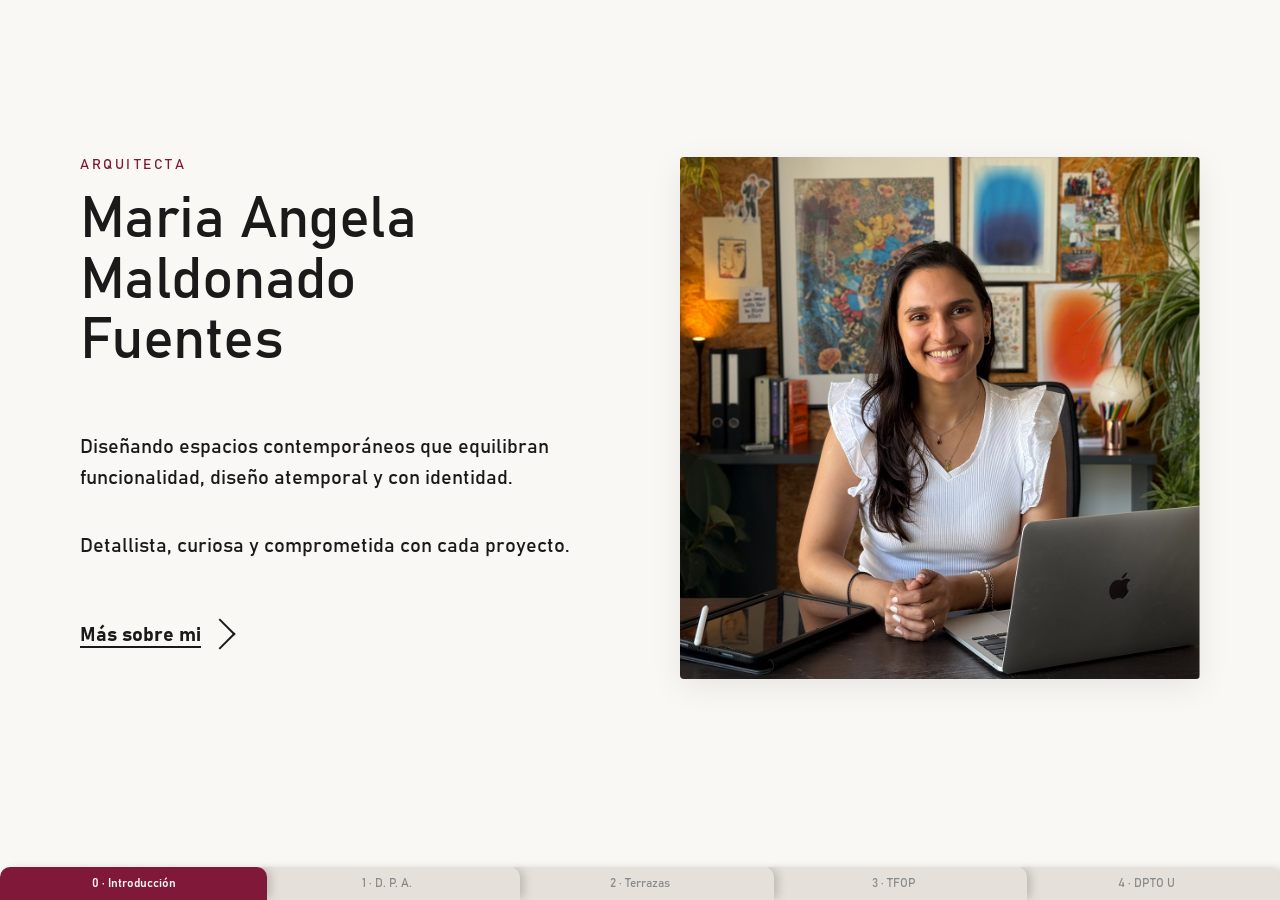
<file: index.html>
<!DOCTYPE html>
<html lang="es">
<head>
<meta charset="UTF-8">
<meta name="viewport" content="width=device-width, initial-scale=1.0">
<title>Maria Angela Maldonado Fuentes — Portafolio</title>
<meta name="description" content="Portafolio de arquitectura — diseño, restauración y gestión integral de obra.">
<link rel="stylesheet" href="assets/css/styles.css">
</head>
<body>

<main class="h-scroll" id="hScroll">

  <!-- ===== 0 · Introducción ===== -->
  <section class="h-panel" id="panel-0">
    <div class="panel-inner">
      <div class="p-title">
        <p class="eyebrow">Arquitecta</p>
        <h1 class="h-display" style="font-size:clamp(36px,4.5vw,60px)">Maria Angela<br>Maldonado<br>Fuentes</h1>
      </div>
      <div class="p-image">
        <img src="images/hero-maria-angela.jpg" alt="Maria Angela Maldonado Fuentes"
             onerror="this.style.display='none';this.parentNode.innerHTML='<div class=image-placeholder style=width:100%;aspect-ratio:1/1;border-radius:4px>FOTO PERSONAL<br/>(images/hero-maria-angela.jpg)</div>'">
      </div>
      <div class="p-body">
        <p class="lead">
          Diseñando espacios contemporáneos que equilibran funcionalidad,
          diseño atemporal y con identidad.
        </p>
        <p class="lead" style="margin-top:36px">
          Detallista, curiosa y comprometida con cada proyecto.
        </p>
      </div>
      <div class="p-cta">
        <a href="about.html" class="cta-link">
          Más sobre mi <span class="arrow"></span>
        </a>
      </div>
    </div>
  </section>

  <!-- ===== 1 · D. P. A. ===== -->
  <section class="h-panel" id="panel-1">
    <div class="panel-inner">
      <div class="p-title">
        <p class="eyebrow">01 · Tesis de titulación</p>
        <h2 class="h-section">D. P. A.</h2>
      </div>
      <div class="p-image">
        <img src="images/dpa-cover.jpg" alt="D.P.A. — Desembarcadero Pesquero Artesanal de Ilo"
             onerror="this.style.display='none';this.parentNode.innerHTML='<div class=image-placeholder style=width:100%;aspect-ratio:1/1;border-radius:4px>D.P.A. — IMAGEN PRINCIPAL<br/>(images/dpa-cover.jpg)</div>'">
      </div>
      <div class="p-body">
        <p class="meta">Reestructuración del Desembarcadero Pesquero Artesanal de Ilo<br>
          Ilo, Perú · 2020 — 2022</p>
        <p class="body-text" style="margin-top:12px">
          Propuesta de reestructuración de un puerto pesquero clave en el sur del Perú,
          integrando ciudad, borde costero y comunidad desde una visión contemporánea y
          sostenible.
        </p>
      </div>
      <div class="p-cta">
        <a href="projects/dpa.html" class="cta-link">
          Ver proyecto <span class="arrow"></span>
        </a>
      </div>
    </div>
  </section>

  <!-- ===== 2 · Terrazas (Portillo + Terraza Manrique combinados) ===== -->
  <section class="h-panel" id="panel-2">
    <div class="panel-inner">
      <div class="p-title">
        <p class="eyebrow">02 · Proyecto residencial</p>
        <h2 class="h-section">Terrazas</h2>
      </div>
      <div class="p-image">
        <img src="images/terrazas-cover.jpg" alt="Terrazas — proyectos residenciales"
             onerror="this.style.display='none';this.parentNode.innerHTML='<div class=image-placeholder style=width:100%;aspect-ratio:1/1;border-radius:4px>TERRAZAS<br/>(images/terrazas-cover.jpg)</div>'">
      </div>
      <div class="p-body">
        <p class="meta">Terraza · Zona de parrilla · Área social<br>
          MPW Arquitectura · 2021 — 2022</p>
        <p class="body-text" style="margin-top:12px">
          Desarrollo de proyectos residenciales unifamiliares enfocados en la
          transformación de espacios exteriores, especialmente terrazas y áreas
          sociales, integrando diseño, iluminación y paisaje para potenciar la
          experiencia de habitar.
        </p>
      </div>
      <div class="p-cta">
        <a href="projects/terrazas.html" class="cta-link">
          Ver proyecto <span class="arrow"></span>
        </a>
      </div>
    </div>
  </section>

  <!-- ===== 3 · TFOP ===== -->
  <section class="h-panel" id="panel-3">
    <div class="panel-inner">
      <div class="p-title">
        <p class="eyebrow">03 · Proyecto retail</p>
        <h2 class="h-section">TFOP</h2>
      </div>
      <div class="p-image">
        <img src="images/tfop-render-01.jpg" alt="TFOP — The Friend of Pablo"
             onerror="this.style.display='none';this.parentNode.innerHTML='<div class=image-placeholder style=width:100%;aspect-ratio:1/1;border-radius:4px>TFOP — IMAGEN PRINCIPAL<br/>(images/tfop-render-01.jpg)</div>'">
      </div>
      <div class="p-body">
        <p class="meta">The Friend of Pablo · Showroom + Consultorio<br>
          MPW Arquitectura · Octubre 2020</p>
        <p class="body-text" style="margin-top:12px">
          Diseño e implementación de una tienda comercial de 31.90 m², que integra
          área de ventas, consultorio y almacén dentro de una planta no ortogonal,
          optimizando la funcionalidad, la circulación y la experiencia del usuario.
        </p>
      </div>
      <div class="p-cta">
        <a href="projects/tfop.html" class="cta-link">
          Ver proyecto <span class="arrow"></span>
        </a>
      </div>
    </div>
  </section>

  <!-- ===== 4 · DPTO U ===== -->
  <section class="h-panel" id="panel-4">
    <div class="panel-inner">
      <div class="p-title">
        <p class="eyebrow">04 · Proyecto residencial</p>
        <h2 class="h-section">DPTO U</h2>
      </div>
      <div class="p-image">
        <img src="images/dpto-u-render-01.jpg" alt="DPTO U — Departamento residencial"
             onerror="this.style.display='none';this.parentNode.innerHTML='<div class=image-placeholder style=width:100%;aspect-ratio:1/1;border-radius:4px>DPTO U — IMAGEN PRINCIPAL<br/>(images/dpto-u-render-01.jpg)</div>'">
      </div>
      <div class="p-body">
        <p class="meta">Departamento U · Sala + Cocina + Dormitorio + Baño<br>
          AM Studio · Enero — Julio 2022</p>
        <p class="body-text" style="margin-top:12px">
          Proyecto de remodelación integral de departamento unifamiliar, con
          redistribución y renovación completa orientada a modernizar la vivienda y
          optimizar su funcionalidad y habitabilidad.
        </p>
      </div>
      <div class="p-cta">
        <a href="projects/dpto-u.html" class="cta-link">
          Ver proyecto <span class="arrow"></span>
        </a>
      </div>
    </div>
  </section>

</main>

<!-- ===== Bottom tabs (desktop only) ===== -->
<nav class="tabs" aria-label="Secciones">
  <button class="tab active" data-index="0">0 · Introducción</button>
  <button class="tab"        data-index="1">1 · D. P. A.</button>
  <button class="tab"        data-index="2">2 · Terrazas</button>
  <button class="tab"        data-index="3">3 · TFOP</button>
  <button class="tab"        data-index="4">4 · DPTO U</button>
</nav>

<script src="assets/js/home.js"></script>
</body>
</html>
</file>
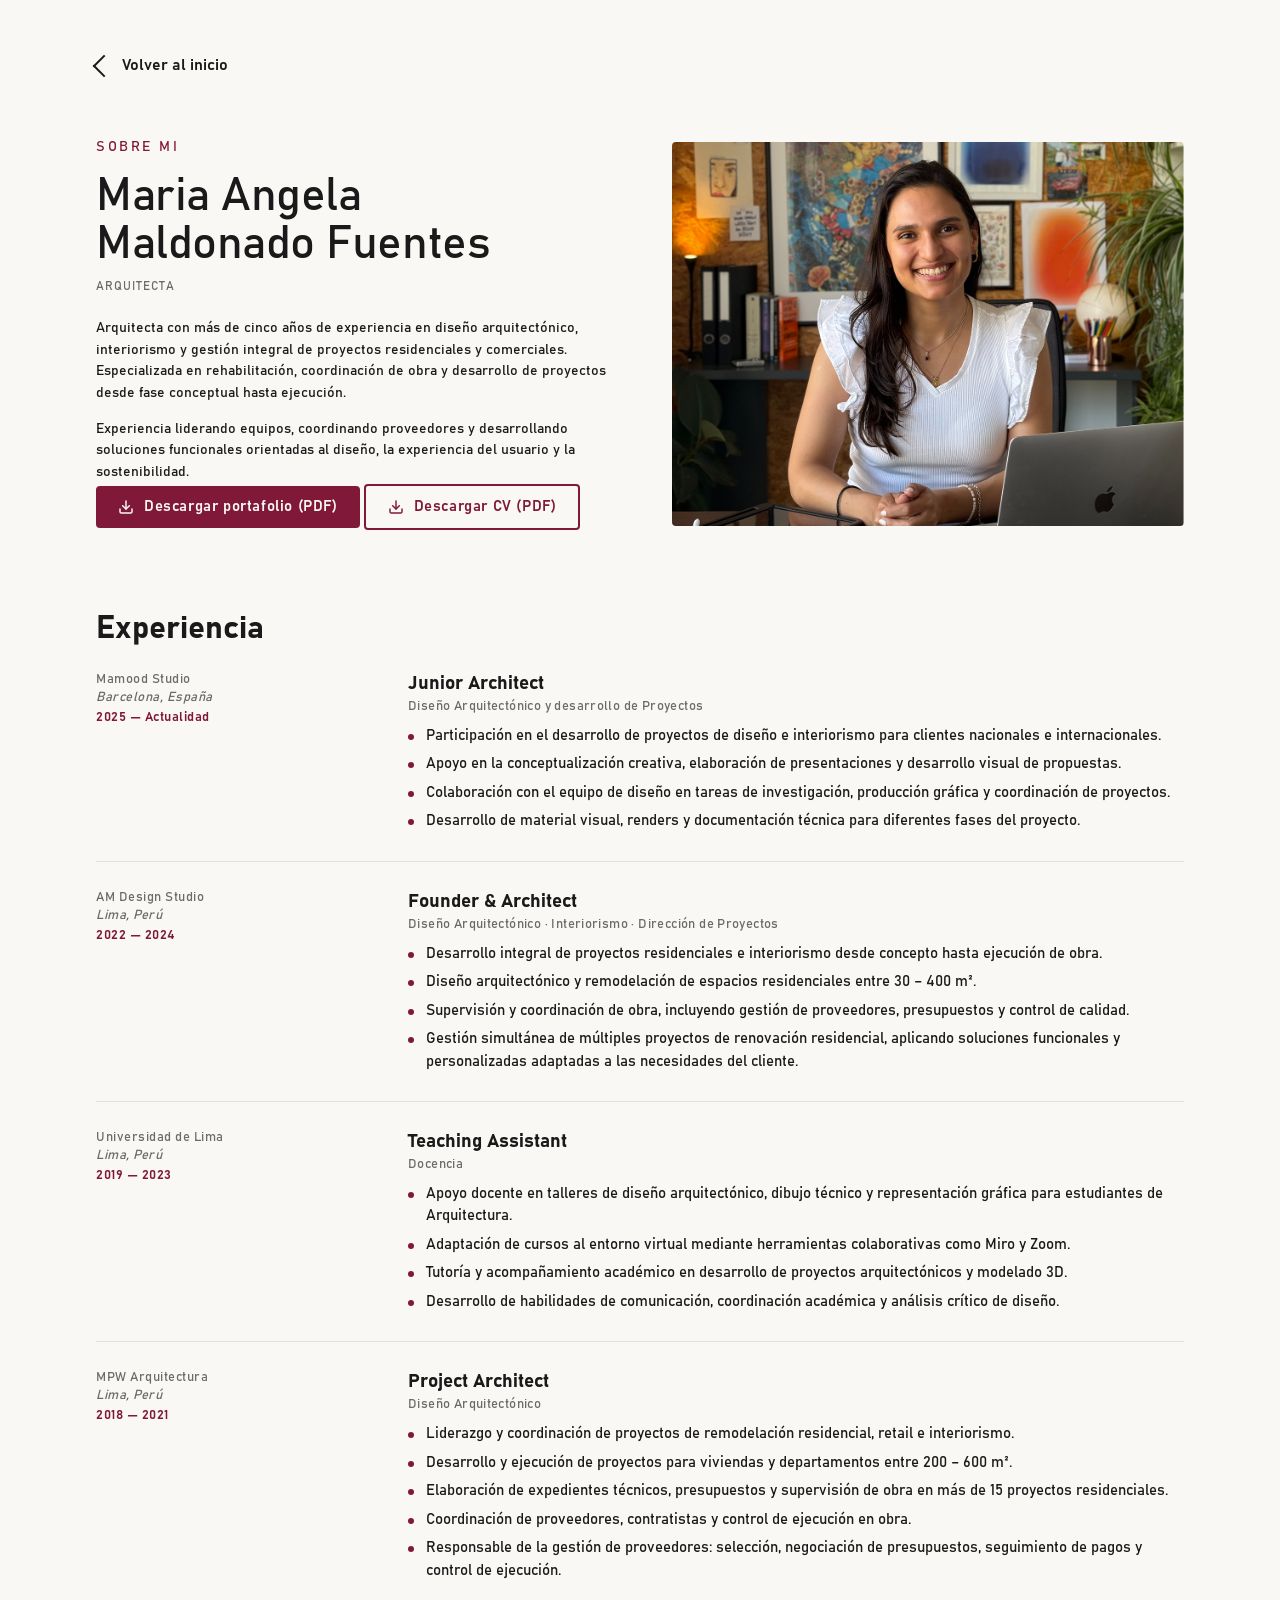
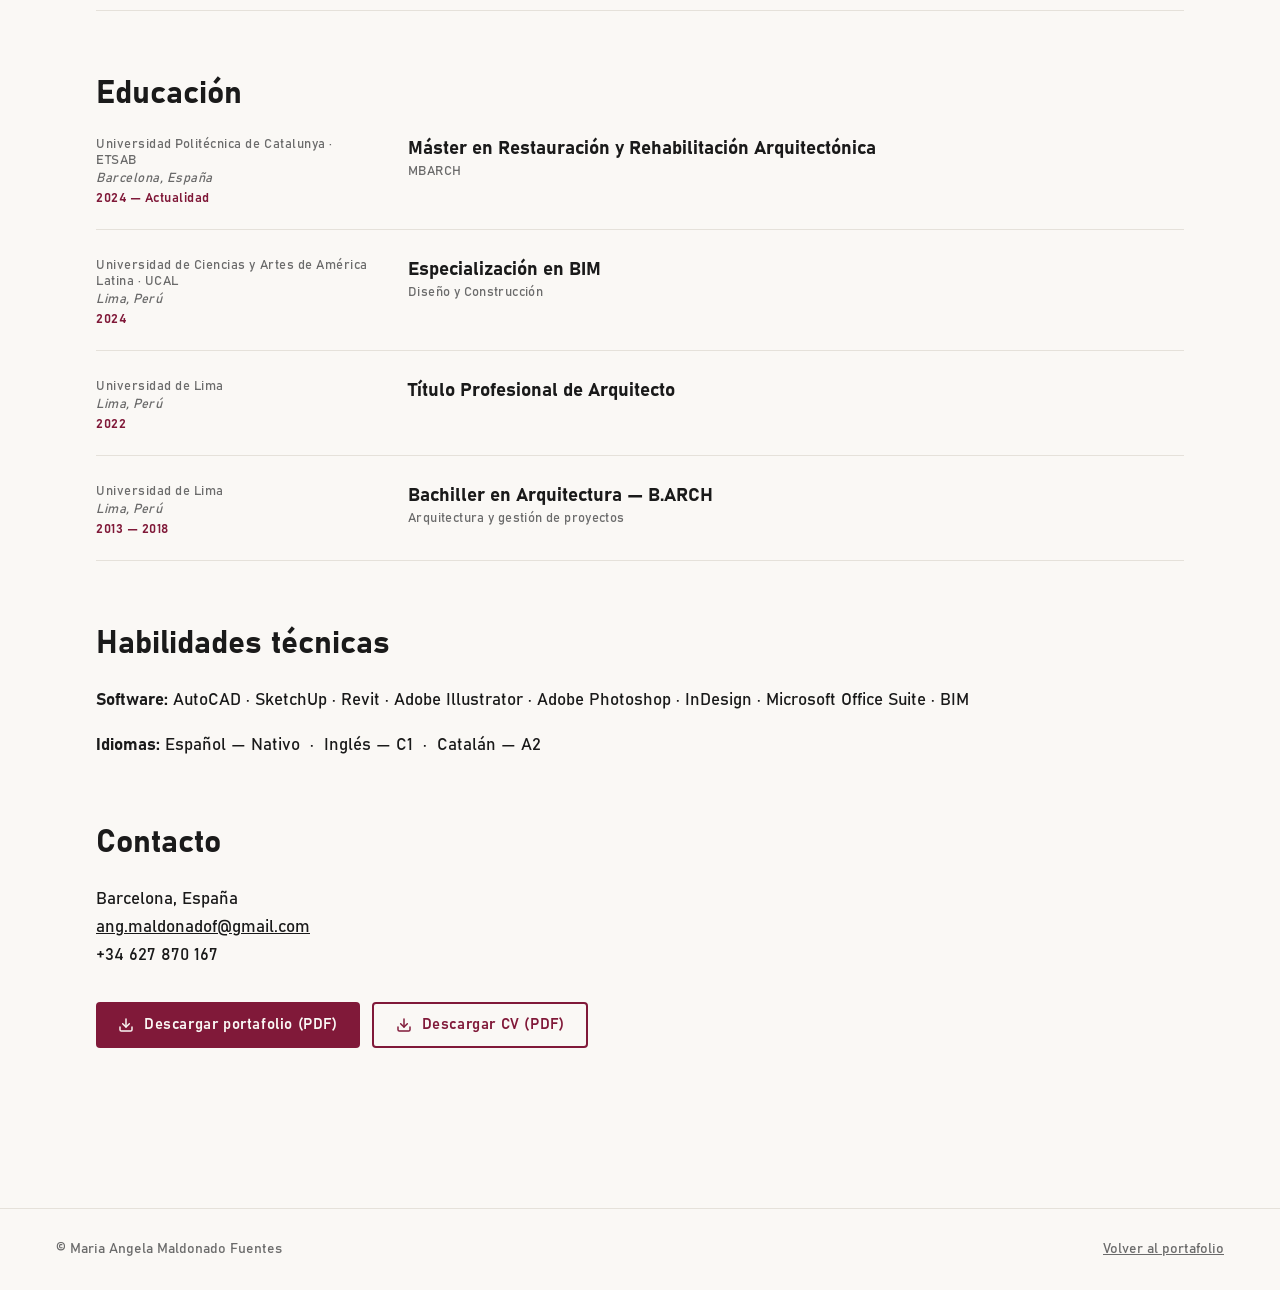
<file: about.html>
<!DOCTYPE html>
<html lang="es">
<head>
<meta charset="UTF-8">
<meta name="viewport" content="width=device-width, initial-scale=1.0">
<title>Sobre mi — Maria Angela Maldonado Fuentes</title>
<link rel="icon" type="image/x-icon" href="favicon.ico">
<link rel="stylesheet" href="assets/css/styles.css">
</head>
<body>

<div class="page-wrap">

  <header class="page-header">
    <a href="index.html" class="back-link">Volver al inicio</a>
  </header>

  <section class="project-hero">
    <div class="hero-text">
      <div class="hero-text-top">
        <p class="eyebrow">Sobre mi</p>
        <h1 class="h-display" style="font-size:clamp(32px,3.6vw,52px); line-height:1.05">Maria Angela<br>Maldonado Fuentes</h1>
        <p class="meta" style="margin-top:8px; font-size:12px; letter-spacing:0.08em; text-transform:uppercase">Arquitecta</p>
        <p class="lead" style="margin-top:22px; font-size:clamp(14px,1.05vw,16px); line-height:1.55">
          Arquitecta con más de cinco años de experiencia en diseño arquitectónico,
          interiorismo y gestión integral de proyectos residenciales y comerciales.
          Especializada en rehabilitación, coordinación de obra y desarrollo de
          proyectos desde fase conceptual hasta ejecución.
        </p>
        <p class="lead" style="max-width:none; margin-top:14px; font-size:clamp(14px,1.05vw,16px); line-height:1.55">
          Experiencia liderando equipos, coordinando proveedores y desarrollando
          soluciones funcionales orientadas al diseño, la experiencia del usuario y la
          sostenibilidad.
        </p>
      </div>
      <div class="hero-actions">
        <a class="btn-download" href="assets/files/Portafolio_Maria_Angela_Maldonado_Fuentes.pdf" download>
          <svg viewBox="0 0 24 24" fill="none" stroke="currentColor" stroke-width="2.2" stroke-linecap="round" stroke-linejoin="round" aria-hidden="true">
            <path d="M21 15v4a2 2 0 0 1-2 2H5a2 2 0 0 1-2-2v-4"/>
            <polyline points="7 10 12 15 17 10"/>
            <line x1="12" y1="15" x2="12" y2="3"/>
          </svg>
          Descargar portafolio (PDF)
        </a>
        <a class="btn-download" href="assets/files/CV_Maria_Angela_Maldonado_Fuentes.pdf" download
           style="background:transparent; color:var(--accent); border:2px solid var(--accent);">
          <svg viewBox="0 0 24 24" fill="none" stroke="currentColor" stroke-width="2.2" stroke-linecap="round" stroke-linejoin="round" aria-hidden="true">
            <path d="M21 15v4a2 2 0 0 1-2 2H5a2 2 0 0 1-2-2v-4"/>
            <polyline points="7 10 12 15 17 10"/>
            <line x1="12" y1="15" x2="12" y2="3"/>
          </svg>
          Descargar CV (PDF)
        </a>
      </div>
    </div>
    <div class="hero-portrait">
      <img src="images/hero-maria-angela.jpg" alt="Retrato de Maria Angela" class="zoomable"
           onerror="this.style.display='none';this.parentNode.innerHTML='<div class=image-placeholder style=width:100%;height:100%>RETRATO<br/>(images/hero-maria-angela.jpg)</div>'">
    </div>
  </section>

  <!-- ============ Experiencia ============ -->
  <h2 class="section-title">Experiencia</h2>

  <div class="cv-block">
    <div class="cv-row">
      <div class="cv-meta">
        Mamood Studio
        <span class="cv-where">Barcelona, España</span>
        <span class="cv-when">2025 — Actualidad</span>
      </div>
      <div class="cv-content">
        <h3>Junior Architect</h3>
        <div class="cv-role">Diseño Arquitectónico y desarrollo de Proyectos</div>
        <ul>
          <li>Participación en el desarrollo de proyectos de diseño e interiorismo para clientes nacionales e internacionales.</li>
          <li>Apoyo en la conceptualización creativa, elaboración de presentaciones y desarrollo visual de propuestas.</li>
          <li>Colaboración con el equipo de diseño en tareas de investigación, producción gráfica y coordinación de proyectos.</li>
          <li>Desarrollo de material visual, renders y documentación técnica para diferentes fases del proyecto.</li>
        </ul>
      </div>
    </div>
  </div>

  <div class="cv-block">
    <div class="cv-row">
      <div class="cv-meta">
        AM Design Studio
        <span class="cv-where">Lima, Perú</span>
        <span class="cv-when">2022 — 2024</span>
      </div>
      <div class="cv-content">
        <h3>Founder &amp; Architect</h3>
        <div class="cv-role">Diseño Arquitectónico · Interiorismo · Dirección de Proyectos</div>
        <ul>
          <li>Desarrollo integral de proyectos residenciales e interiorismo desde concepto hasta ejecución de obra.</li>
          <li>Diseño arquitectónico y remodelación de espacios residenciales entre 30 – 400 m².</li>
          <li>Supervisión y coordinación de obra, incluyendo gestión de proveedores, presupuestos y control de calidad.</li>
          <li>Gestión simultánea de múltiples proyectos de renovación residencial, aplicando soluciones funcionales y personalizadas adaptadas a las necesidades del cliente.</li>
        </ul>
      </div>
    </div>
  </div>

  <div class="cv-block">
    <div class="cv-row">
      <div class="cv-meta">
        Universidad de Lima
        <span class="cv-where">Lima, Perú</span>
        <span class="cv-when">2019 — 2023</span>
      </div>
      <div class="cv-content">
        <h3>Teaching Assistant</h3>
        <div class="cv-role">Docencia</div>
        <ul>
          <li>Apoyo docente en talleres de diseño arquitectónico, dibujo técnico y representación gráfica para estudiantes de Arquitectura.</li>
          <li>Adaptación de cursos al entorno virtual mediante herramientas colaborativas como Miro y Zoom.</li>
          <li>Tutoría y acompañamiento académico en desarrollo de proyectos arquitectónicos y modelado 3D.</li>
          <li>Desarrollo de habilidades de comunicación, coordinación académica y análisis crítico de diseño.</li>
        </ul>
      </div>
    </div>
  </div>

  <div class="cv-block">
    <div class="cv-row">
      <div class="cv-meta">
        MPW Arquitectura
        <span class="cv-where">Lima, Perú</span>
        <span class="cv-when">2018 — 2021</span>
      </div>
      <div class="cv-content">
        <h3>Project Architect</h3>
        <div class="cv-role">Diseño Arquitectónico</div>
        <ul>
          <li>Liderazgo y coordinación de proyectos de remodelación residencial, retail e interiorismo.</li>
          <li>Desarrollo y ejecución de proyectos para viviendas y departamentos entre 200 – 600 m².</li>
          <li>Elaboración de expedientes técnicos, presupuestos y supervisión de obra en más de 15 proyectos residenciales.</li>
          <li>Coordinación de proveedores, contratistas y control de ejecución en obra.</li>
          <li>Responsable de la gestión de proveedores: selección, negociación de presupuestos, seguimiento de pagos y control de ejecución.</li>
        </ul>
      </div>
    </div>
  </div>

  <!-- ============ Educación ============ -->
  <h2 class="section-title">Educación</h2>

  <div class="cv-block">
    <div class="cv-row">
      <div class="cv-meta">
        Universidad Politécnica de Catalunya · ETSAB
        <span class="cv-where">Barcelona, España</span>
        <span class="cv-when">2024 — Actualidad</span>
      </div>
      <div class="cv-content">
        <h3>Máster en Restauración y Rehabilitación Arquitectónica</h3>
        <div class="cv-role">MBARCH</div>
      </div>
    </div>
  </div>

  <div class="cv-block">
    <div class="cv-row">
      <div class="cv-meta">
        Universidad de Ciencias y Artes de América Latina · UCAL
        <span class="cv-where">Lima, Perú</span>
        <span class="cv-when">2024</span>
      </div>
      <div class="cv-content">
        <h3>Especialización en BIM</h3>
        <div class="cv-role">Diseño y Construcción</div>
      </div>
    </div>
  </div>

  <div class="cv-block">
    <div class="cv-row">
      <div class="cv-meta">
        Universidad de Lima
        <span class="cv-where">Lima, Perú</span>
        <span class="cv-when">2022</span>
      </div>
      <div class="cv-content">
        <h3>Título Profesional de Arquitecto</h3>
      </div>
    </div>
  </div>

  <div class="cv-block">
    <div class="cv-row">
      <div class="cv-meta">
        Universidad de Lima
        <span class="cv-where">Lima, Perú</span>
        <span class="cv-when">2013 — 2018</span>
      </div>
      <div class="cv-content">
        <h3>Bachiller en Arquitectura — B.ARCH</h3>
        <div class="cv-role">Arquitectura y gestión de proyectos</div>
      </div>
    </div>
  </div>

  <!-- ============ Habilidades técnicas ============ -->
  <h2 class="section-title">Habilidades técnicas</h2>
  <p class="body-text" style="max-width:none">
    <strong>Software:</strong> AutoCAD · SketchUp · Revit · Adobe Illustrator ·
    Adobe Photoshop · InDesign · Microsoft Office Suite · BIM
  </p>
  <p class="body-text" style="max-width:none; margin-top:14px">
    <strong>Idiomas:</strong> Español — Nativo &nbsp;·&nbsp; Inglés — C1 &nbsp;·&nbsp; Catalán — A2
  </p>

  <!-- ============ Contacto ============ -->
  <h2 class="section-title">Contacto</h2>
  <p class="body-text" style="max-width:none">
    Barcelona, España<br>
    <a href="mailto:ang.maldonadof@gmail.com" style="text-decoration:underline">ang.maldonadof@gmail.com</a><br>
    +34 627 870 167
  </p>

  <div style="margin-top:32px; display:flex; flex-wrap:wrap; gap:12px">
    <a class="btn-download" href="assets/files/Portafolio_Maria_Angela_Maldonado_Fuentes.pdf" download>
      <svg viewBox="0 0 24 24" fill="none" stroke="currentColor" stroke-width="2.2" stroke-linecap="round" stroke-linejoin="round" aria-hidden="true">
        <path d="M21 15v4a2 2 0 0 1-2 2H5a2 2 0 0 1-2-2v-4"/>
        <polyline points="7 10 12 15 17 10"/>
        <line x1="12" y1="15" x2="12" y2="3"/>
      </svg>
      Descargar portafolio (PDF)
    </a>
    <a class="btn-download" href="assets/files/CV_Maria_Angela_Maldonado_Fuentes.pdf" download
       style="background:transparent; color:var(--accent); border:2px solid var(--accent);">
      <svg viewBox="0 0 24 24" fill="none" stroke="currentColor" stroke-width="2.2" stroke-linecap="round" stroke-linejoin="round" aria-hidden="true">
        <path d="M21 15v4a2 2 0 0 1-2 2H5a2 2 0 0 1-2-2v-4"/>
        <polyline points="7 10 12 15 17 10"/>
        <line x1="12" y1="15" x2="12" y2="3"/>
      </svg>
      Descargar CV (PDF)
    </a>
  </div>

</div>

<footer class="site-footer">
  <span>© Maria Angela Maldonado Fuentes</span>
  <a href="index.html" style="text-decoration:underline">Volver al portafolio</a>
</footer>

<script src="assets/js/lightbox.js"></script>
</body>
</html>
</file>
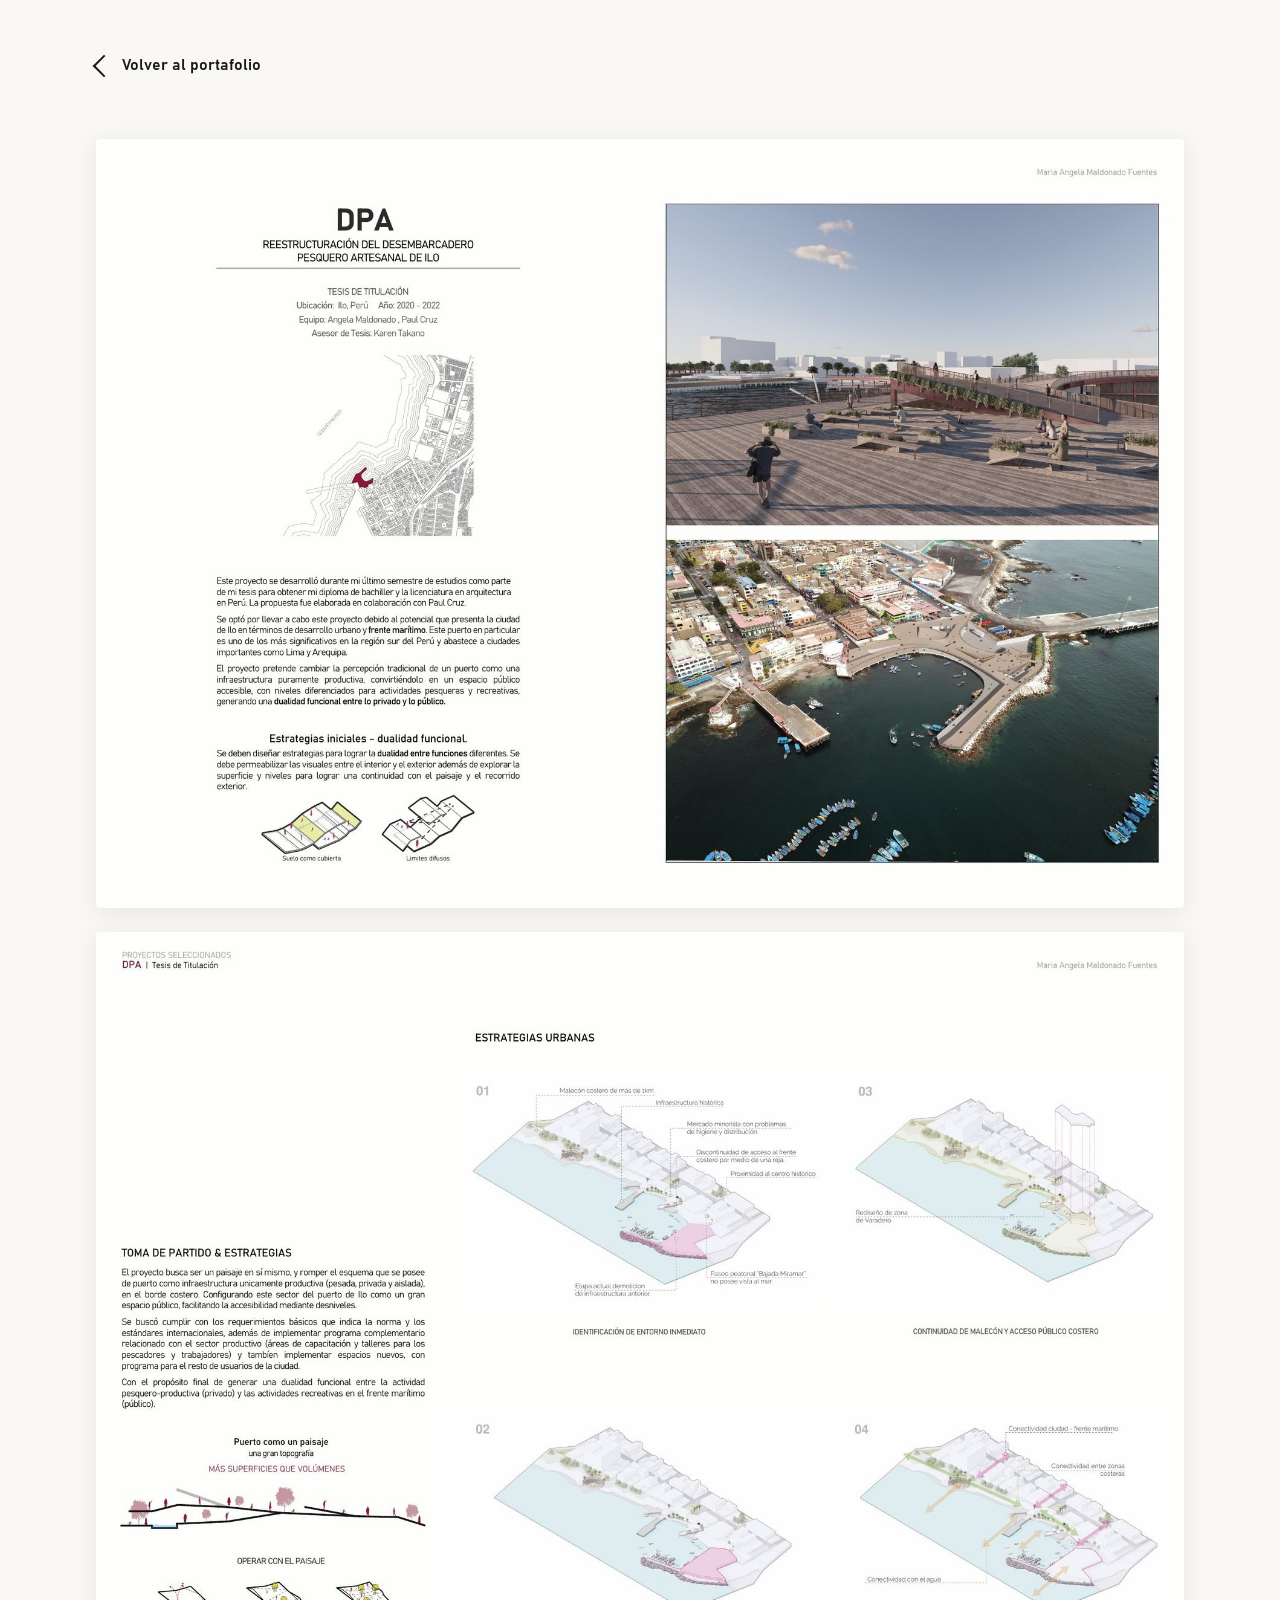
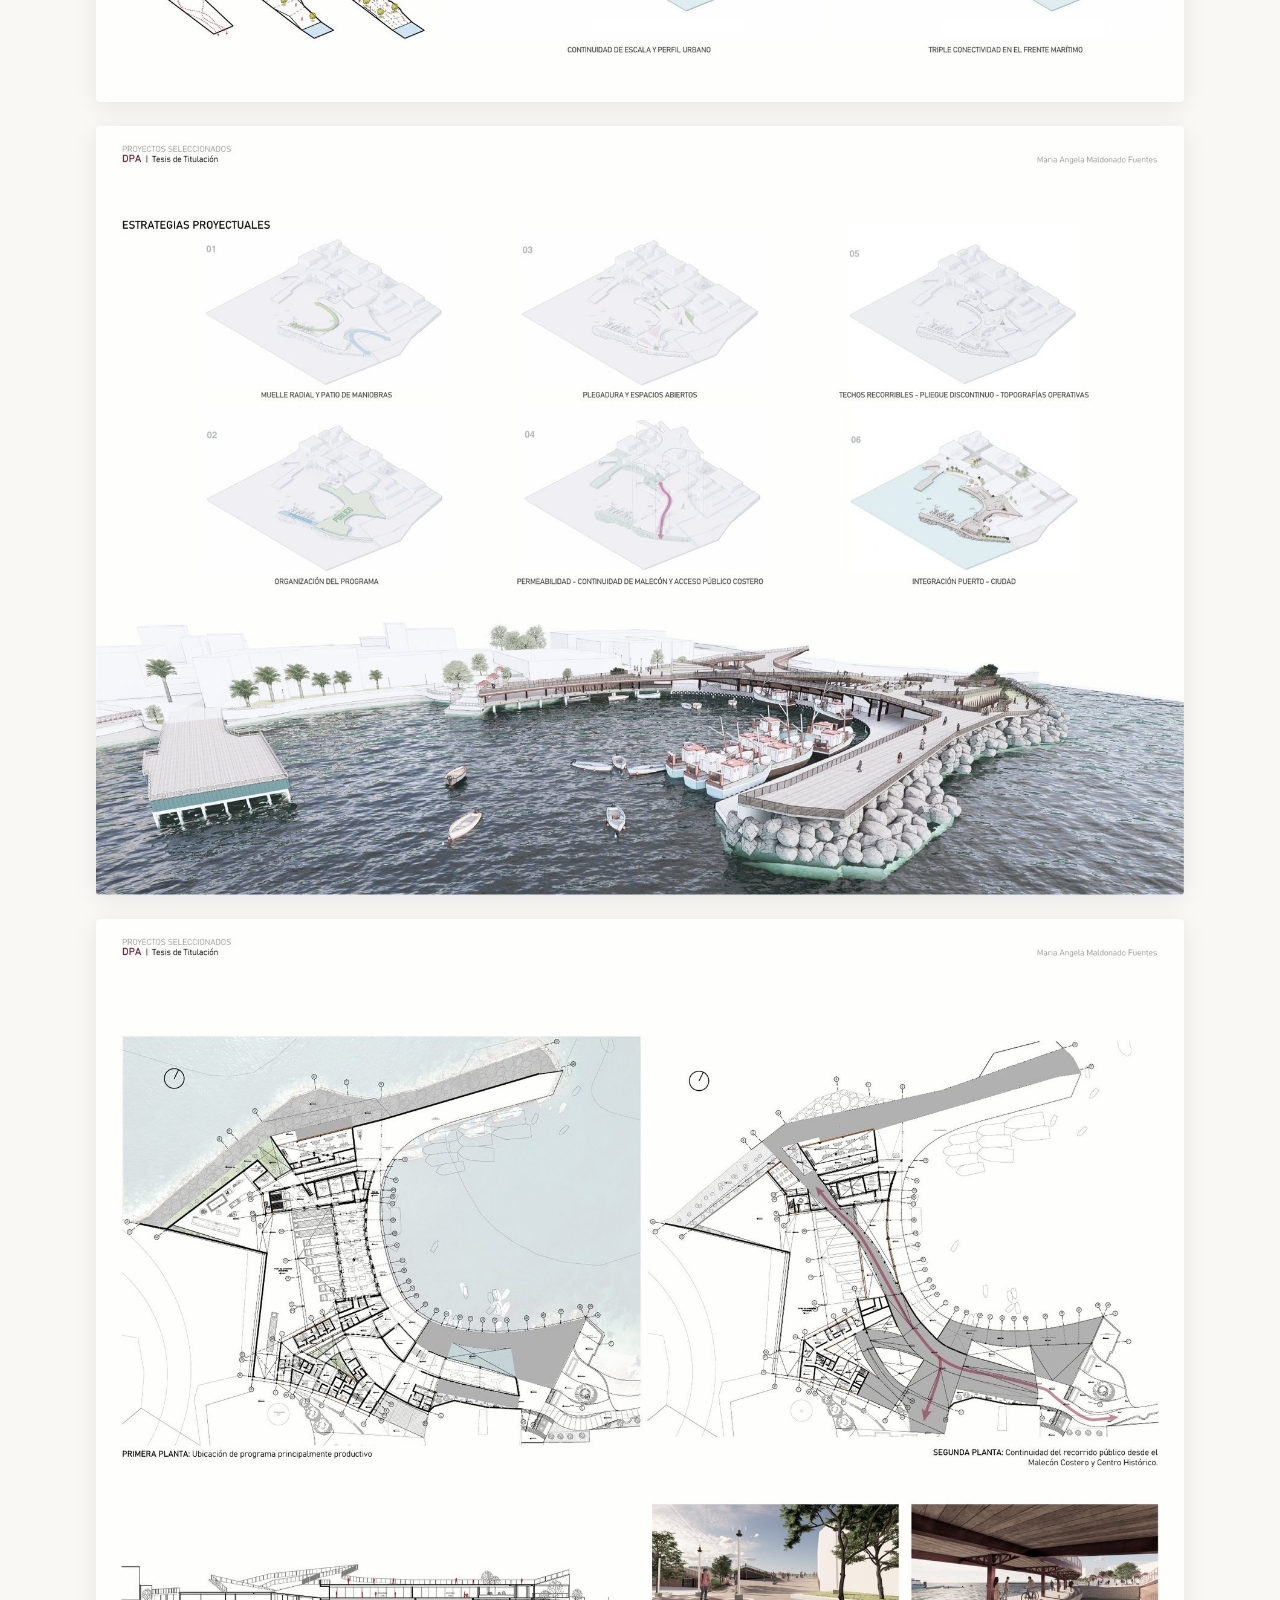
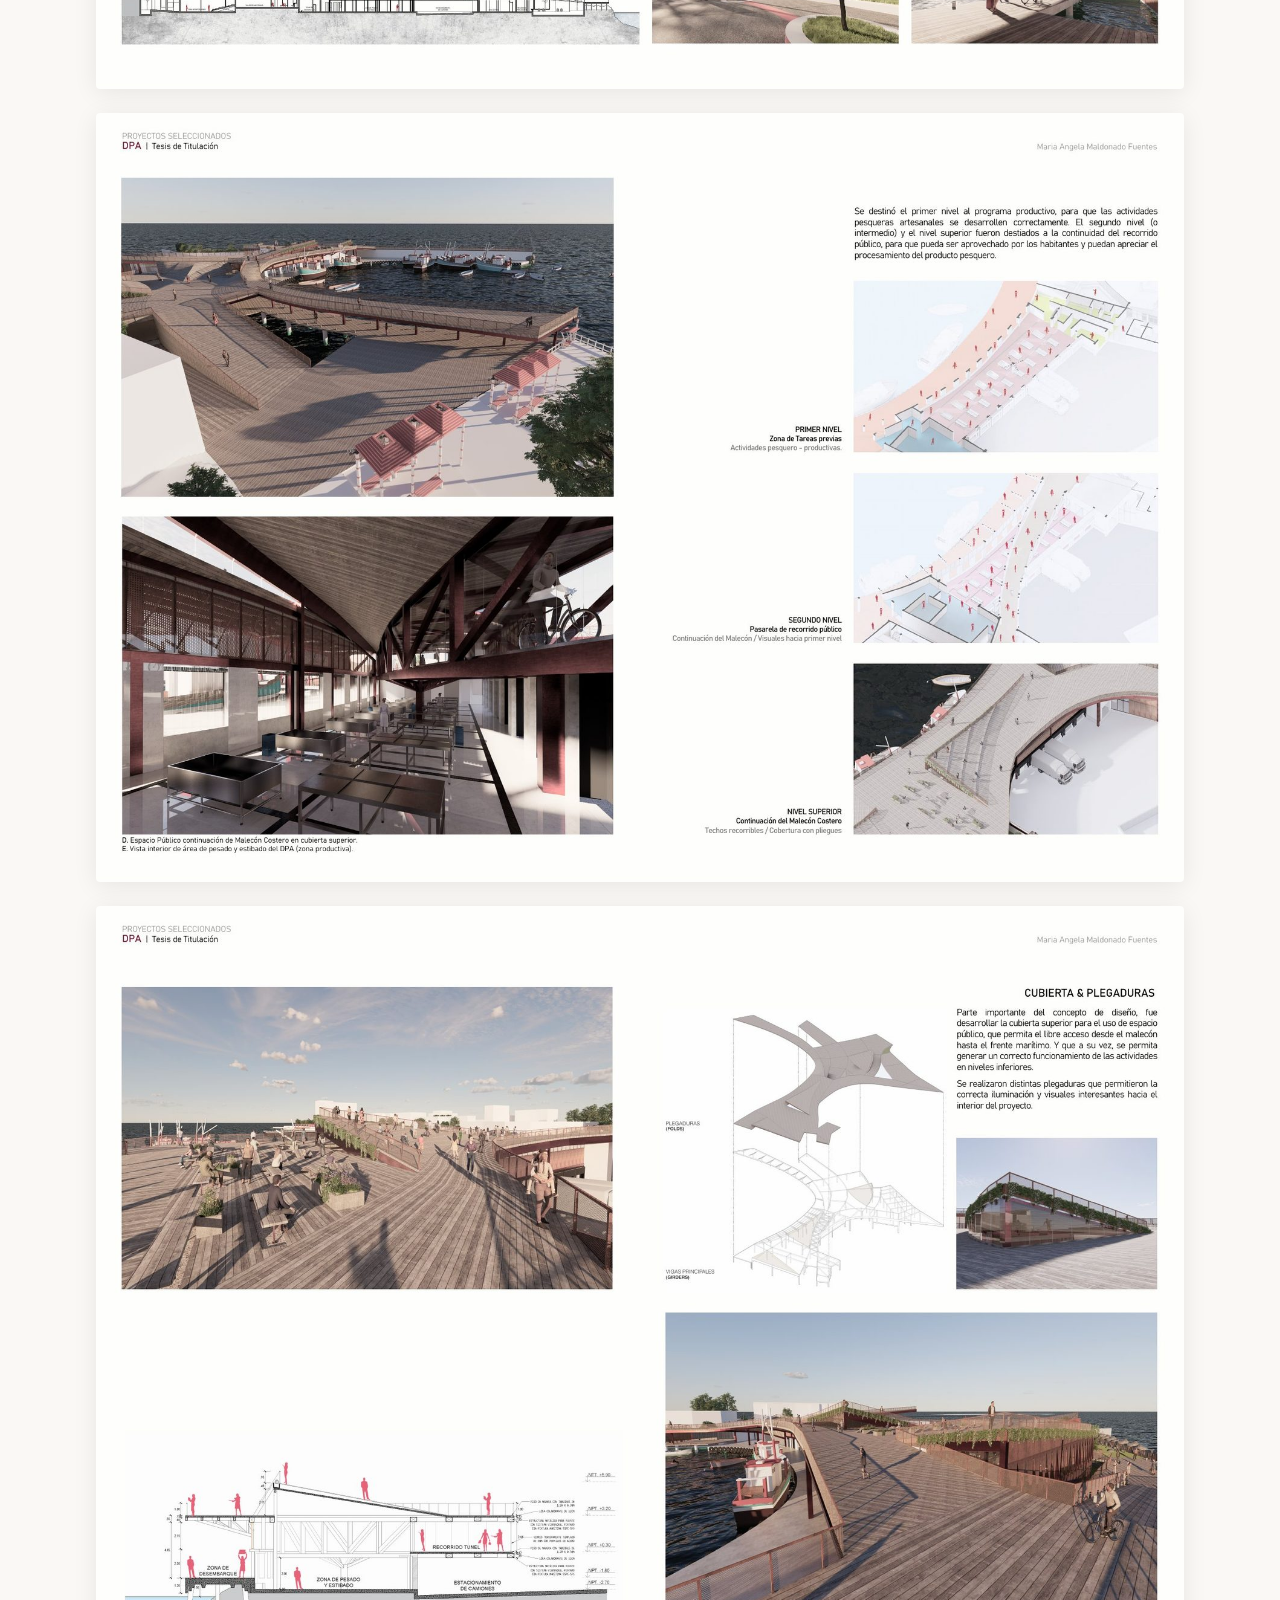
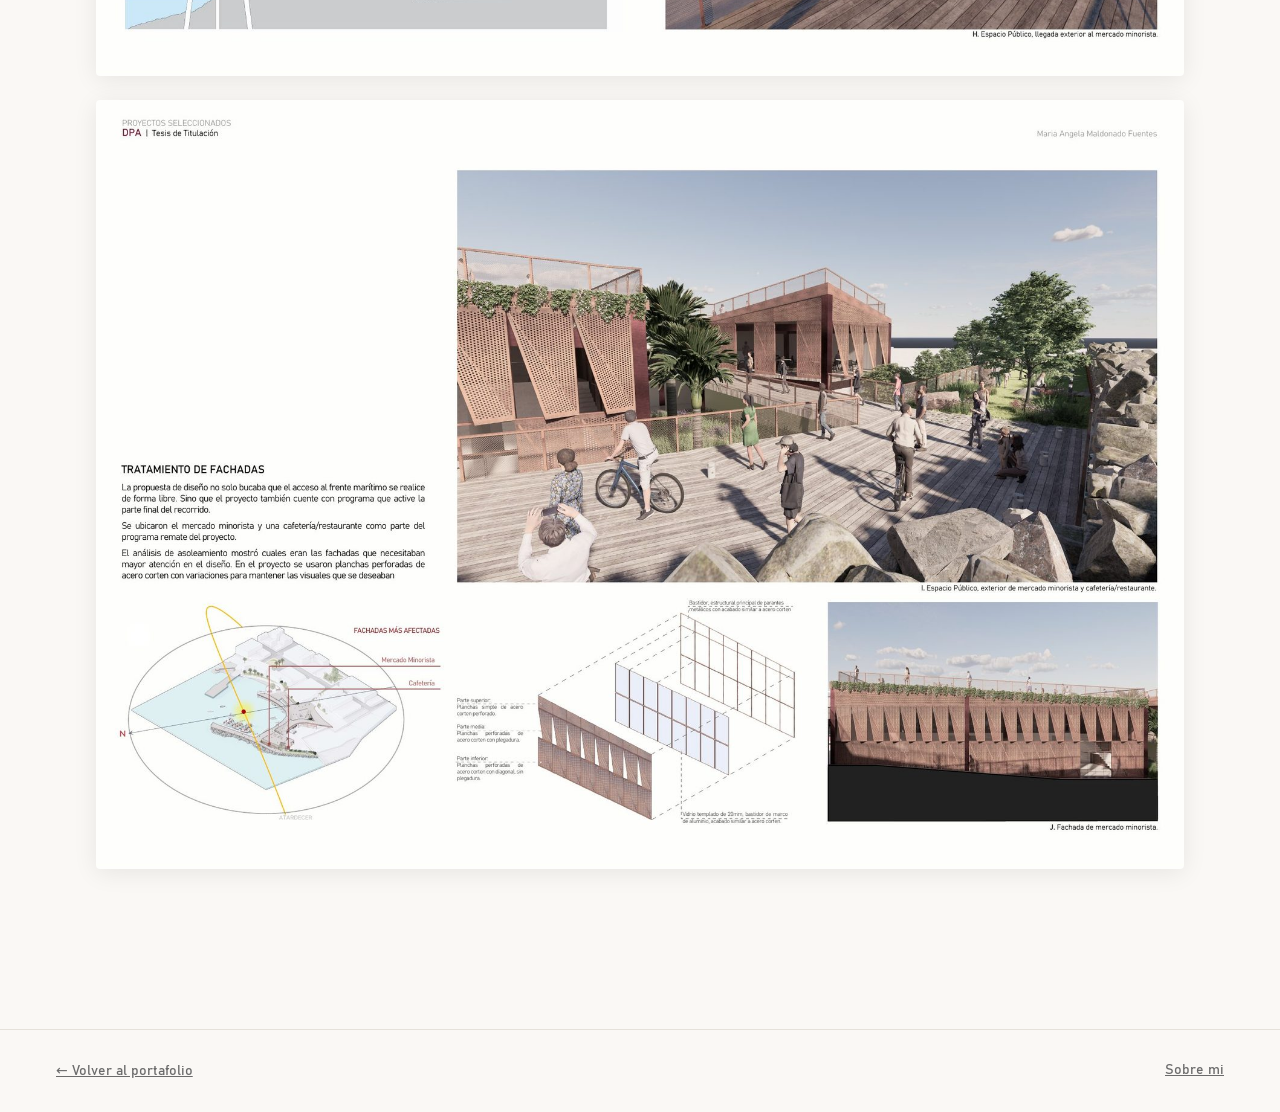
<file: projects/dpa.html>
<!DOCTYPE html>
<html lang="es">
<head>
<meta charset="UTF-8">
<meta name="viewport" content="width=device-width, initial-scale=1.0">
<title>D. P. A. — Maria Angela Maldonado Fuentes</title>
<link rel="stylesheet" href="../assets/css/styles.css">
</head>
<body>

<div class="page-wrap">

  <header class="page-header">
    <a href="../index.html" class="back-link">Volver al portafolio</a>
  </header>

  <!-- ===== PDF pages ===== -->
  <section class="pdf-pages">
    <div class="pdf-section" id="sec-1">
      <img src="../images/dpa-page-1.jpg" alt="01 · Introducción" class="zoomable">
    </div>
    <div class="pdf-section" id="sec-2">
      <img src="../images/dpa-page-2.jpg" alt="02 · Estrategias urbanas" class="zoomable">
    </div>
    <div class="pdf-section" id="sec-3">
      <img src="../images/dpa-page-3.jpg" alt="03 · Estrategias proyectuales" class="zoomable">
    </div>
    <div class="pdf-section" id="sec-4">
      <img src="../images/dpa-page-4.jpg" alt="04 · Plantas" class="zoomable">
    </div>
    <div class="pdf-section" id="sec-5">
      <img src="../images/dpa-page-5.jpg" alt="05 · Niveles" class="zoomable">
    </div>
    <div class="pdf-section" id="sec-6">
      <img src="../images/dpa-page-6.jpg" alt="06 · Cubierta y plegaduras" class="zoomable">
    </div>
    <div class="pdf-section" id="sec-7">
      <img src="../images/dpa-page-7.jpg" alt="07 · Tratamiento de fachadas" class="zoomable">
    </div>
  </section>

</div>

<footer class="site-footer">
  <a href="../index.html" style="text-decoration:underline">← Volver al portafolio</a>
  <a href="../about.html" style="text-decoration:underline">Sobre mi</a>
</footer>

<script src="../assets/js/lightbox.js"></script>
</body>
</html>
</file>
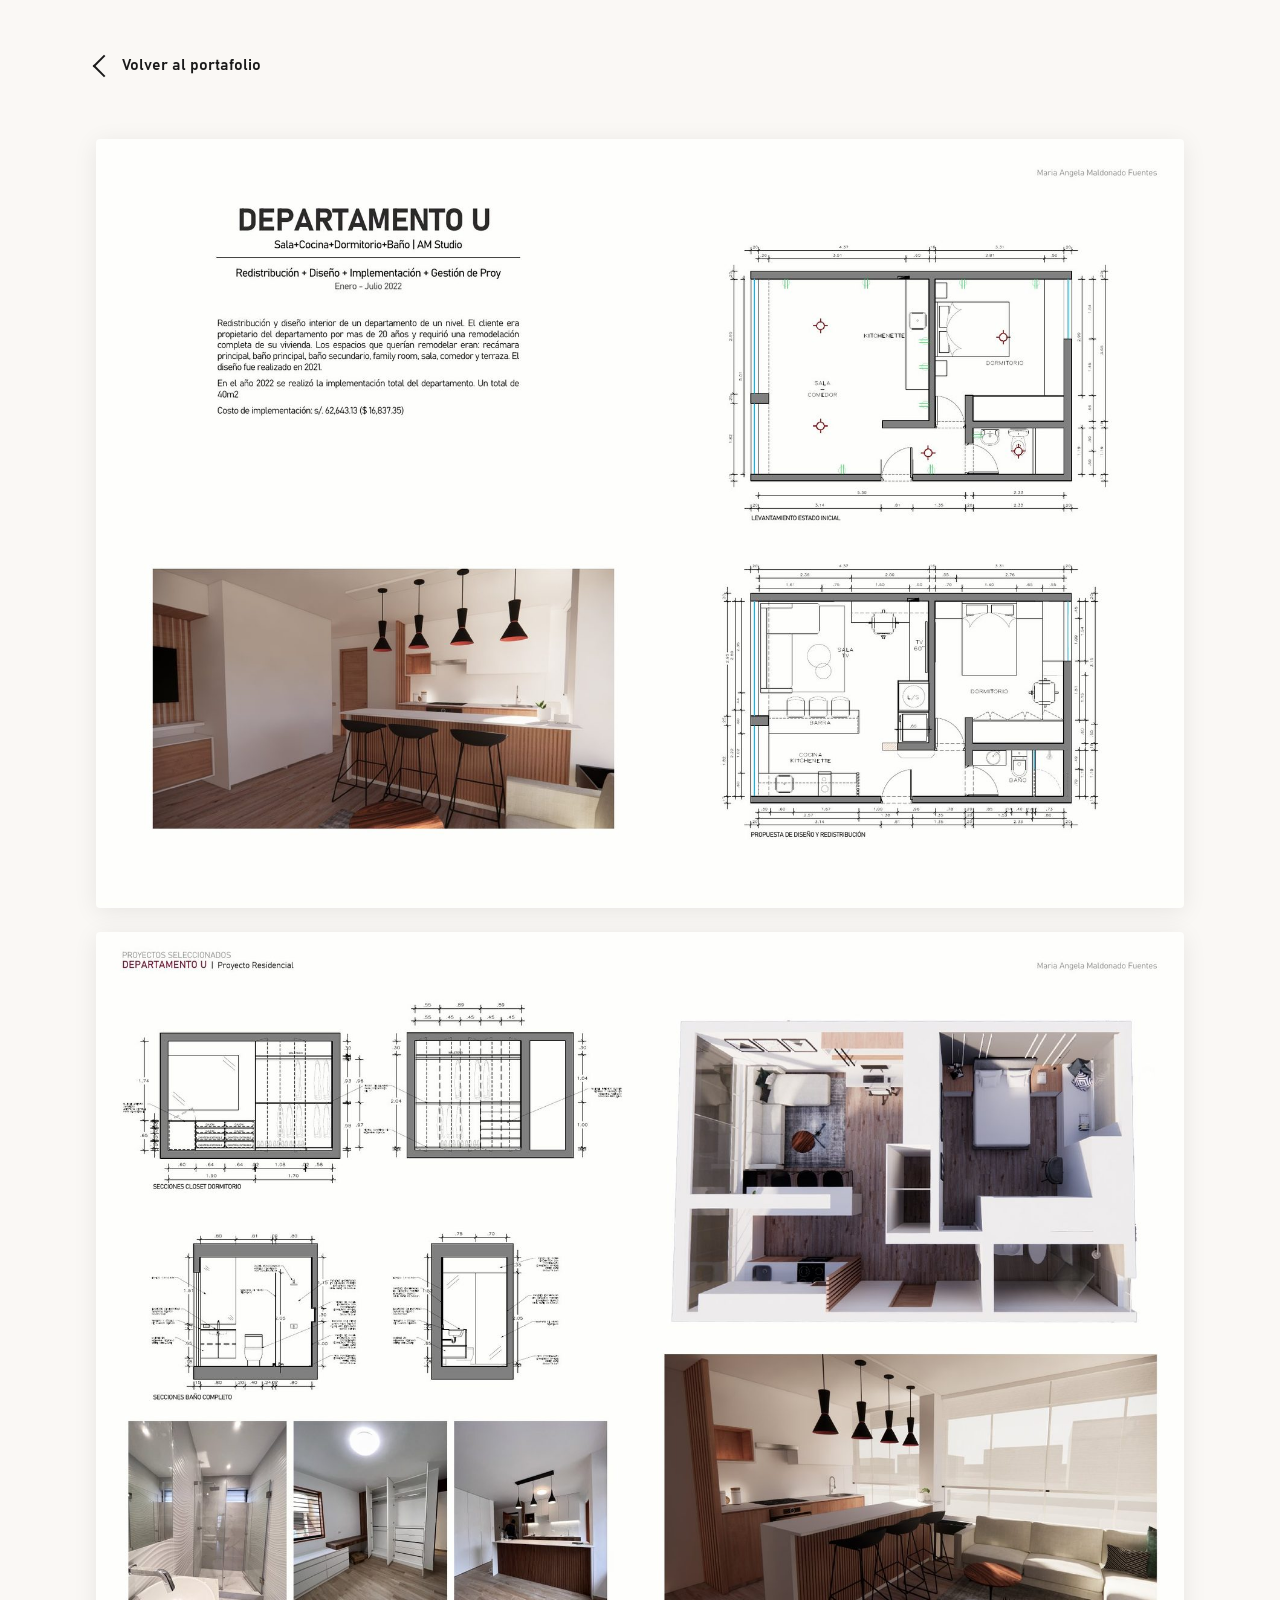
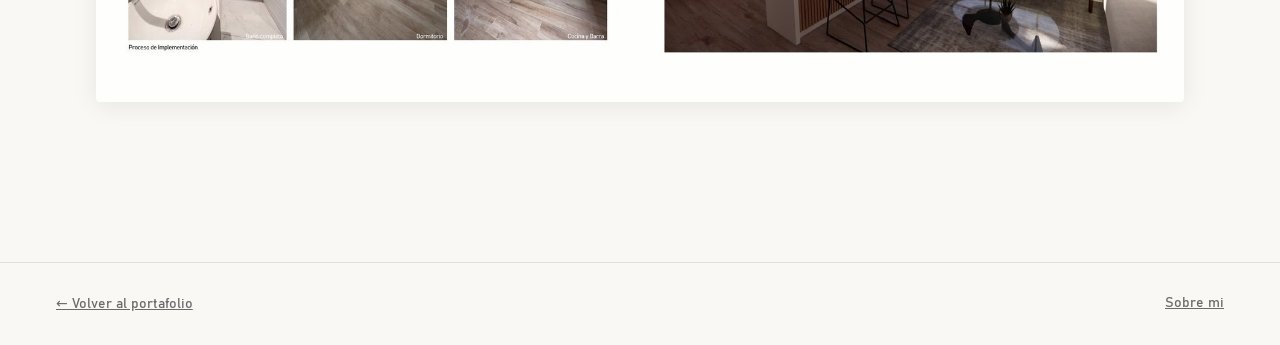
<file: projects/dpto-u.html>
<!DOCTYPE html>
<html lang="es">
<head>
<meta charset="UTF-8">
<meta name="viewport" content="width=device-width, initial-scale=1.0">
<title>DPTO U — Maria Angela Maldonado Fuentes</title>
<link rel="stylesheet" href="../assets/css/styles.css">
</head>
<body>

<div class="page-wrap">

  <header class="page-header">
    <a href="../index.html" class="back-link">Volver al portafolio</a>
  </header>

  <section class="pdf-pages">
    <img src="../images/dpto-u-page-1.jpg" alt="DPTO U — página 1" class="zoomable">
    <img src="../images/dpto-u-page-2.jpg" alt="DPTO U — página 2" class="zoomable">
  </section>

</div>

<footer class="site-footer">
  <a href="../index.html" style="text-decoration:underline">← Volver al portafolio</a>
  <a href="../about.html" style="text-decoration:underline">Sobre mi</a>
</footer>

<script src="../assets/js/lightbox.js"></script>
</body>
</html>
</file>
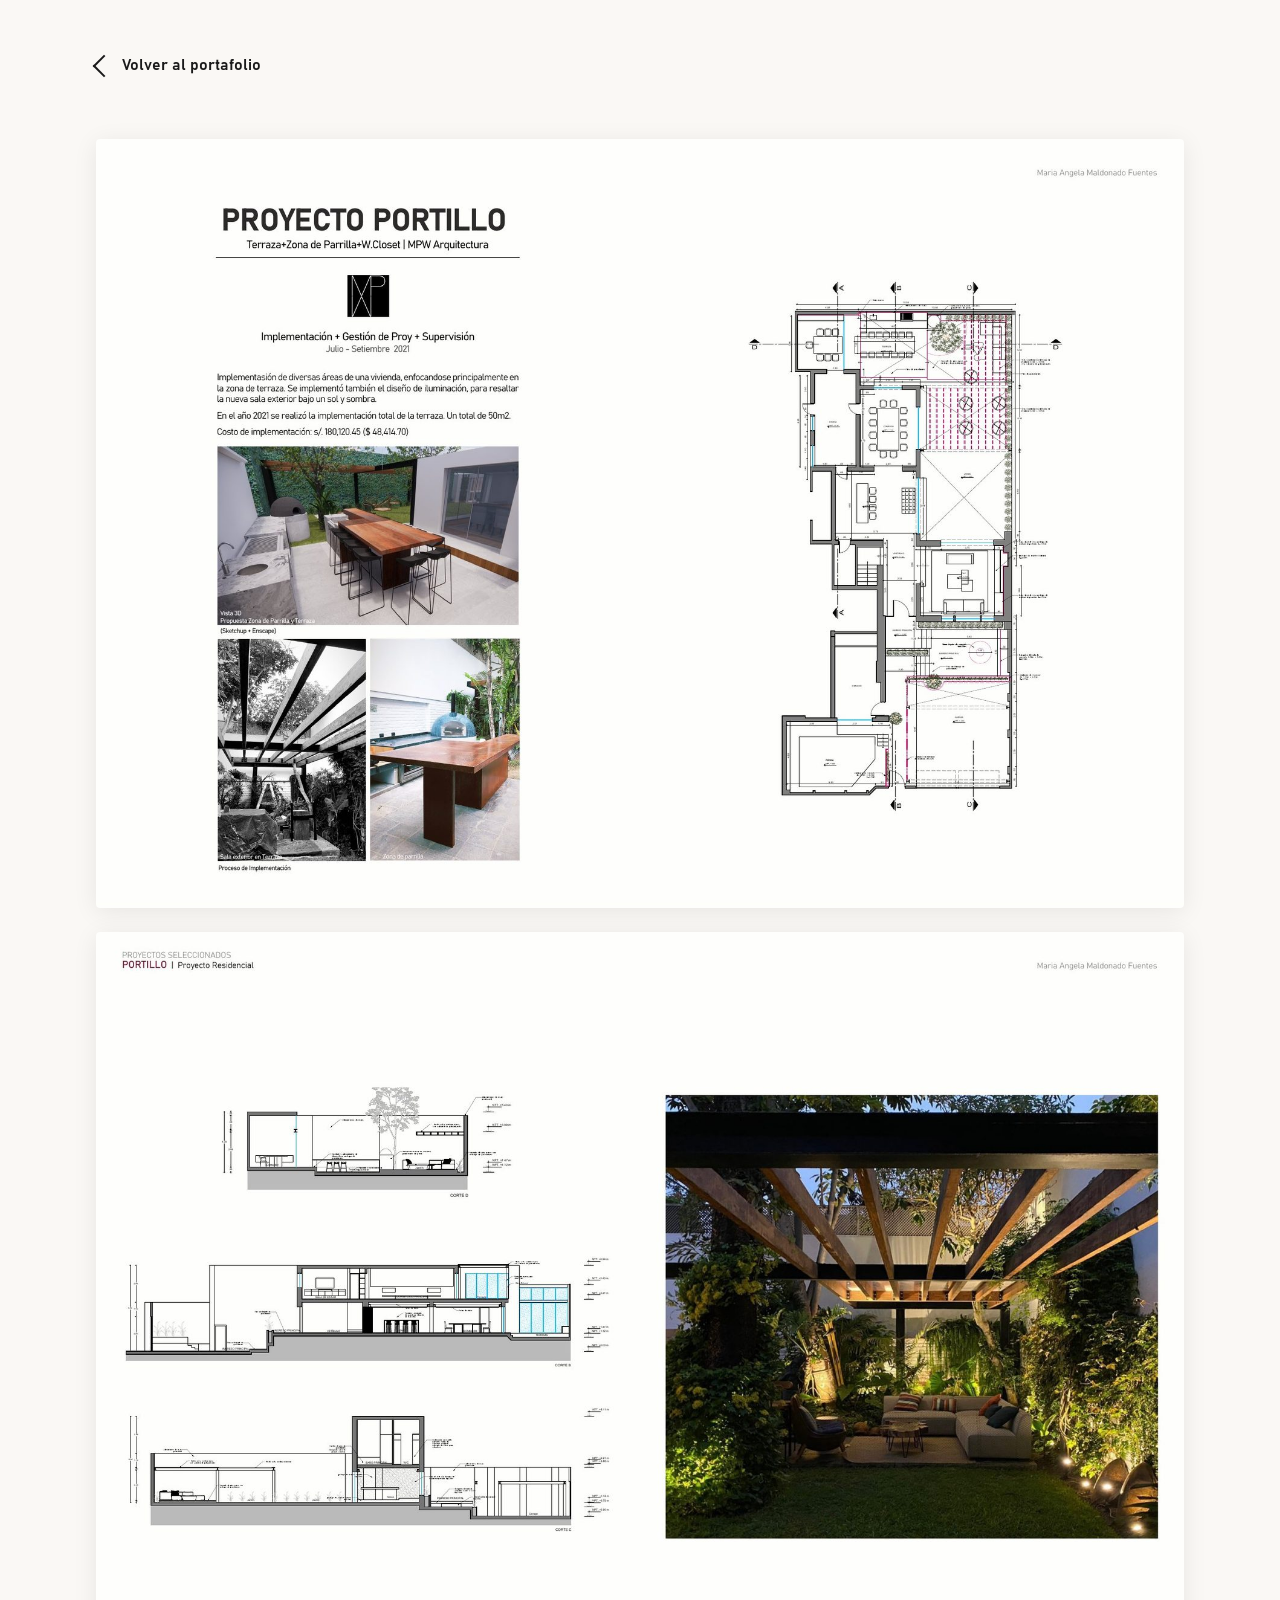
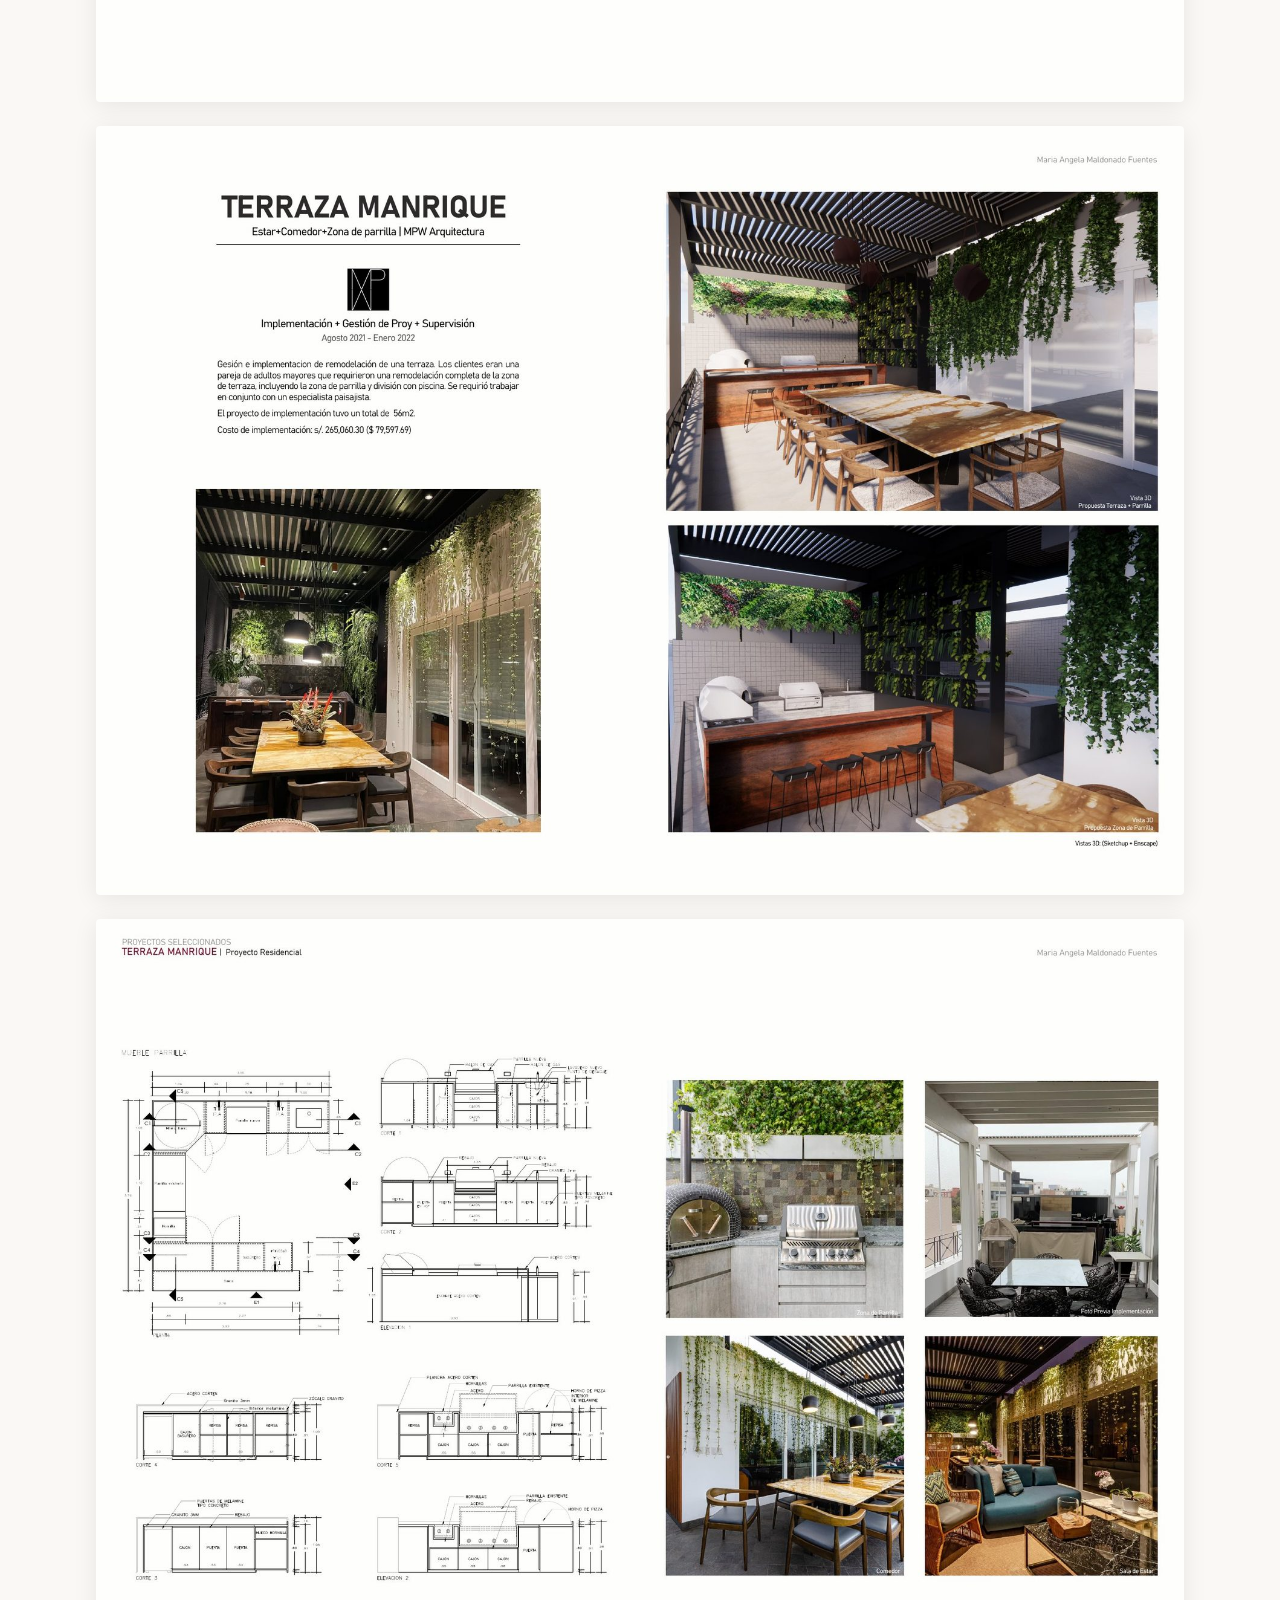
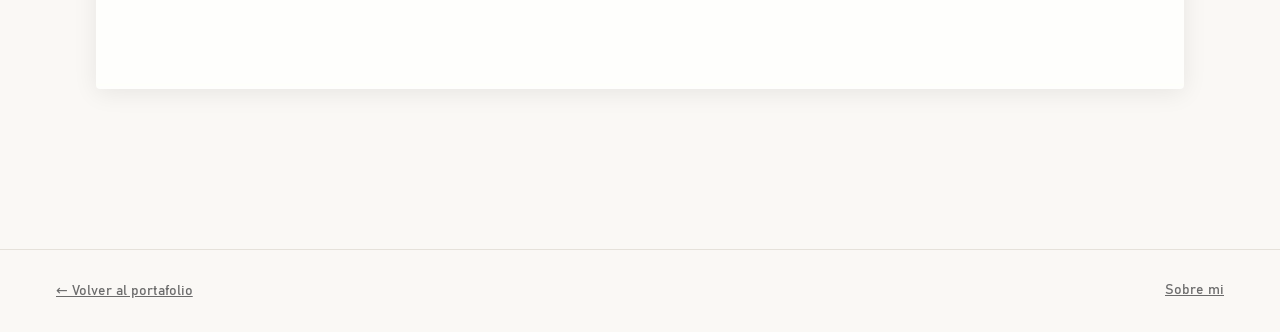
<file: projects/portillo.html>
<!DOCTYPE html>
<html lang="es">
<head>
<meta charset="UTF-8">
<title>Terrazas — Maria Angela Maldonado Fuentes</title>
<meta http-equiv="refresh" content="0; url=terrazas.html">
<link rel="canonical" href="terrazas.html">
</head>
<body>
<p>Redirigiendo a <a href="terrazas.html">Terrazas</a>…</p>
<script>window.location.replace('terrazas.html');</script>
</body>
</html>
</file>
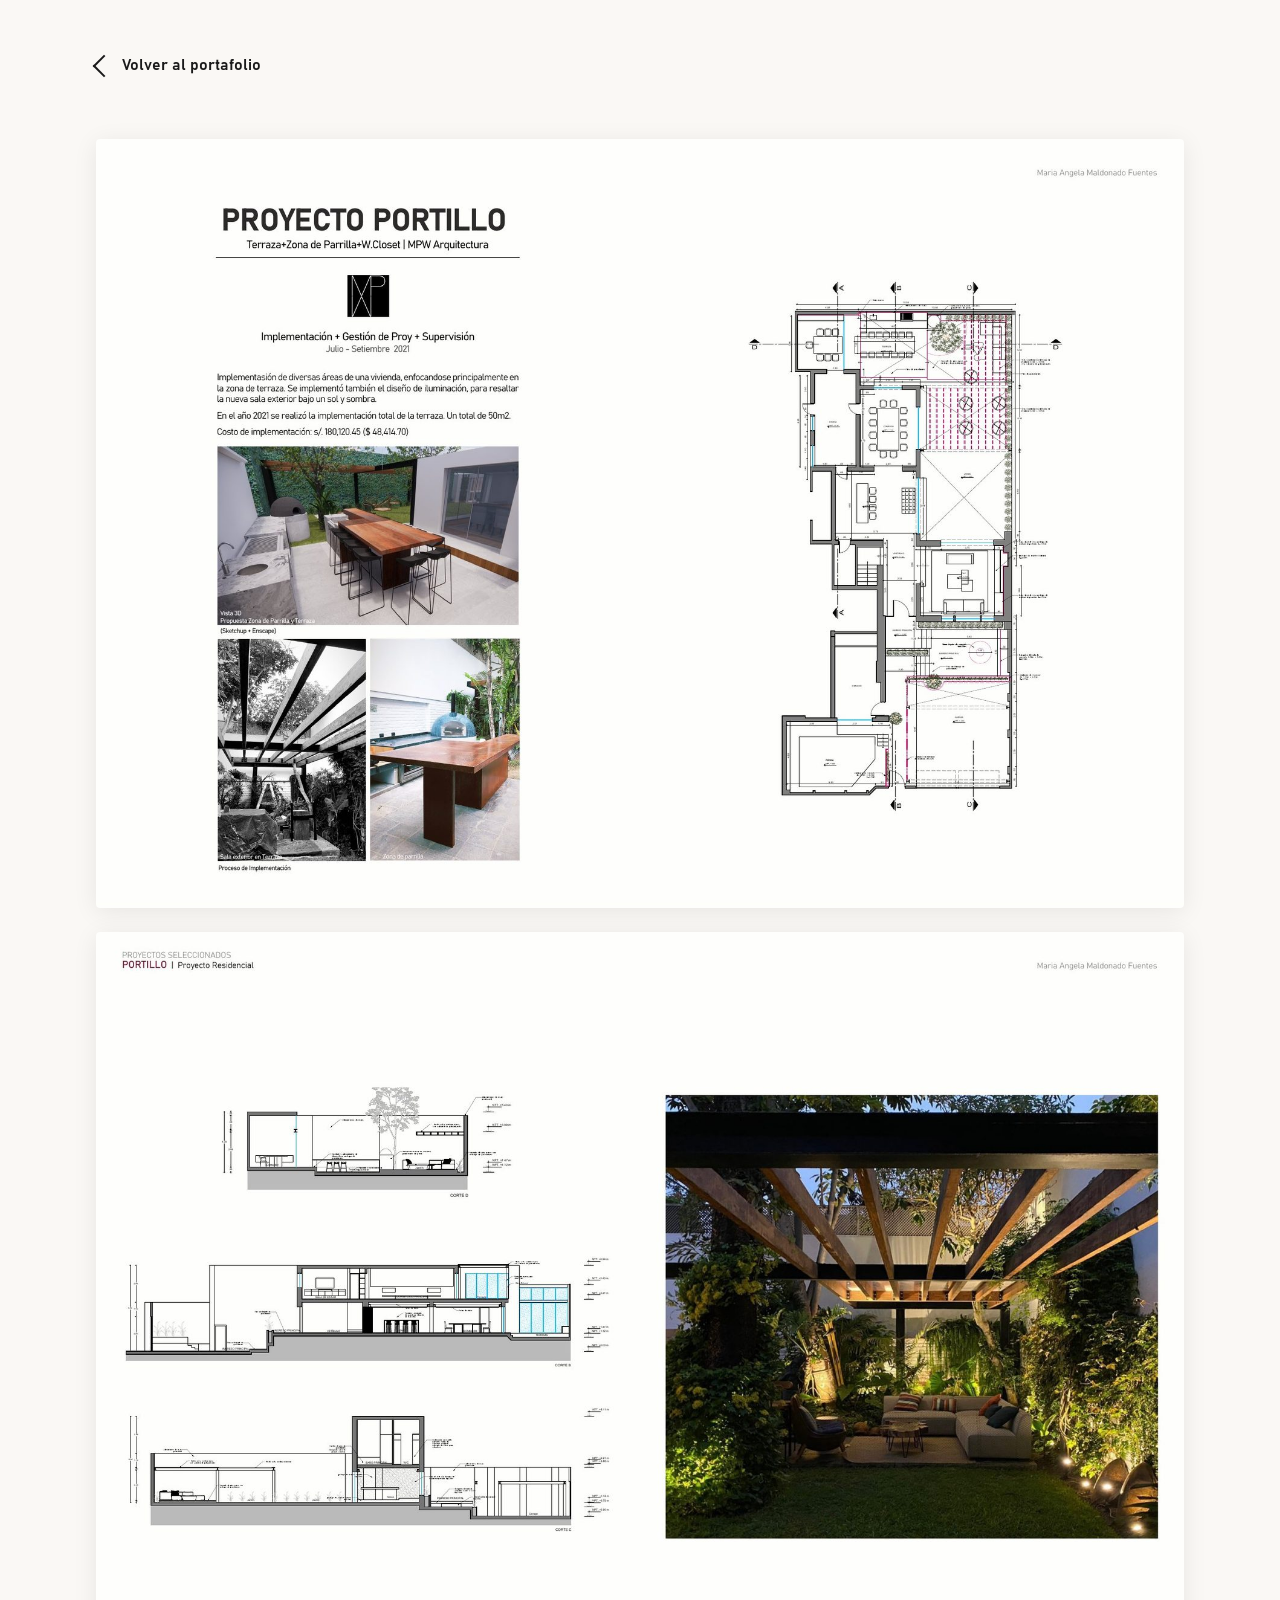
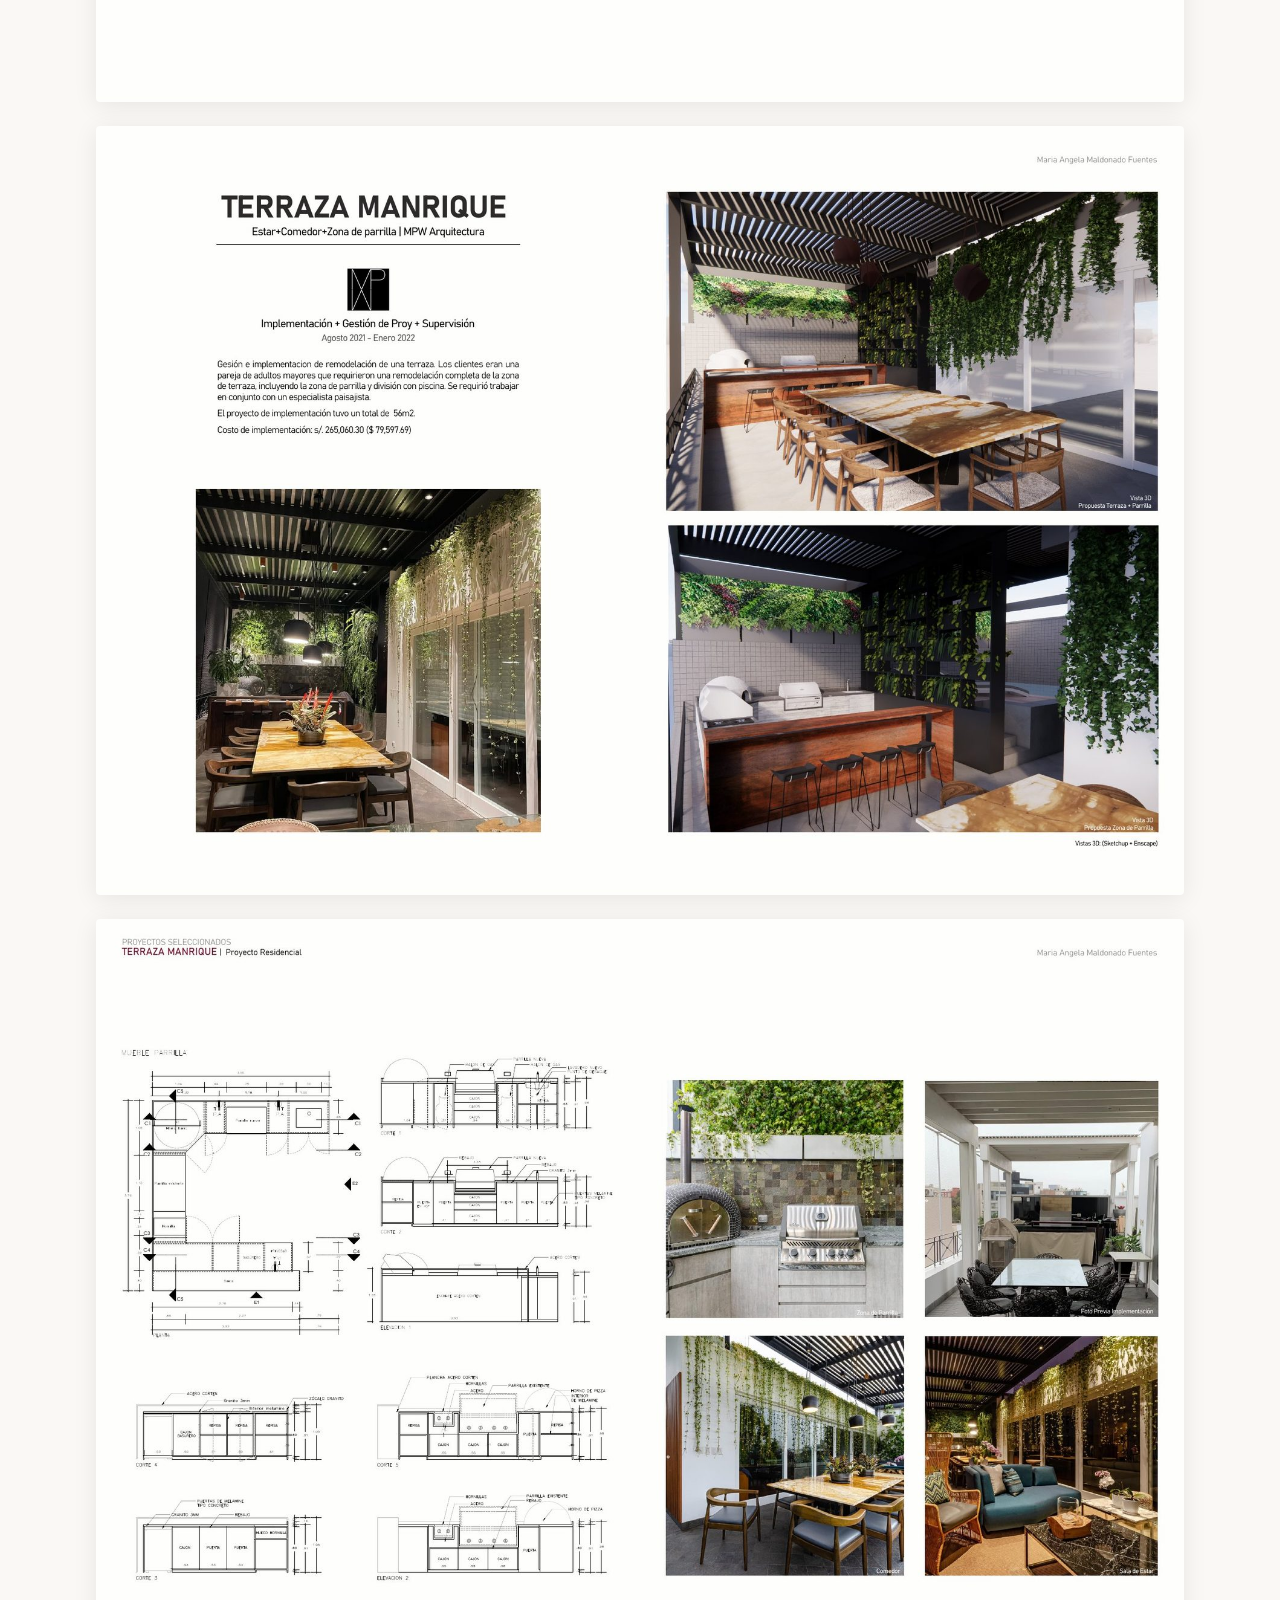
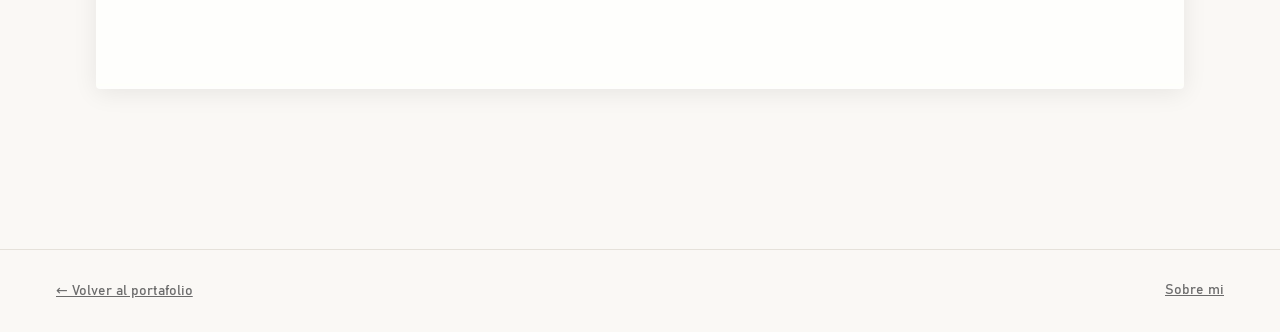
<file: projects/terrazas.html>
<!DOCTYPE html>
<html lang="es">
<head>
<meta charset="UTF-8">
<meta name="viewport" content="width=device-width, initial-scale=1.0">
<title>Terrazas — Maria Angela Maldonado Fuentes</title>
<link rel="stylesheet" href="../assets/css/styles.css">
</head>
<body>

<div class="page-wrap">

  <header class="page-header">
    <a href="../index.html" class="back-link">Volver al portafolio</a>
  </header>

  <section class="pdf-pages">
    <img src="../images/portillo-page-1.jpg" alt="Terrazas — Portillo, página 1" class="zoomable">
    <img src="../images/portillo-page-2.jpg" alt="Terrazas — Portillo, página 2" class="zoomable">
    <img src="../images/terraza-page-1.jpg"  alt="Terrazas — Terraza Manrique, página 1" class="zoomable">
    <img src="../images/terraza-page-2.jpg"  alt="Terrazas — Terraza Manrique, página 2" class="zoomable">
  </section>

</div>

<footer class="site-footer">
  <a href="../index.html" style="text-decoration:underline">← Volver al portafolio</a>
  <a href="../about.html" style="text-decoration:underline">Sobre mi</a>
</footer>

<script src="../assets/js/lightbox.js"></script>
</body>
</html>
</file>
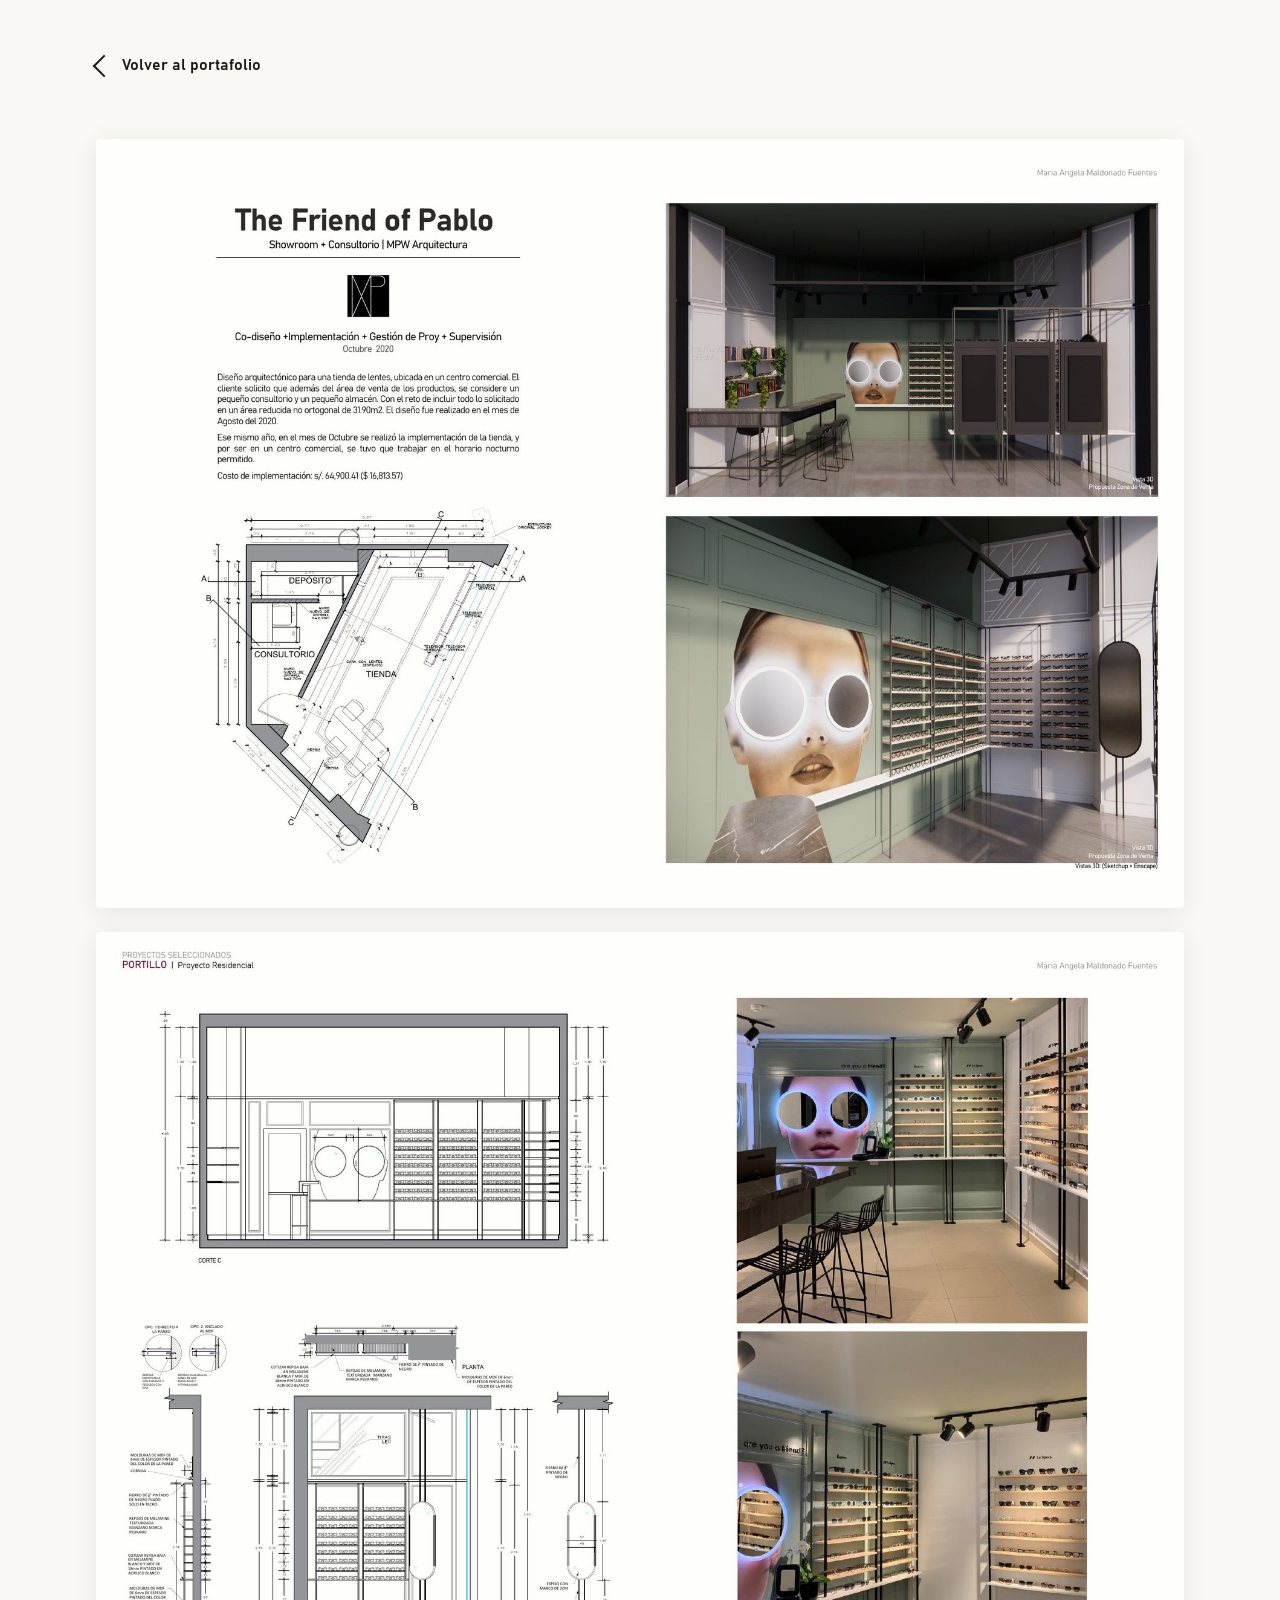
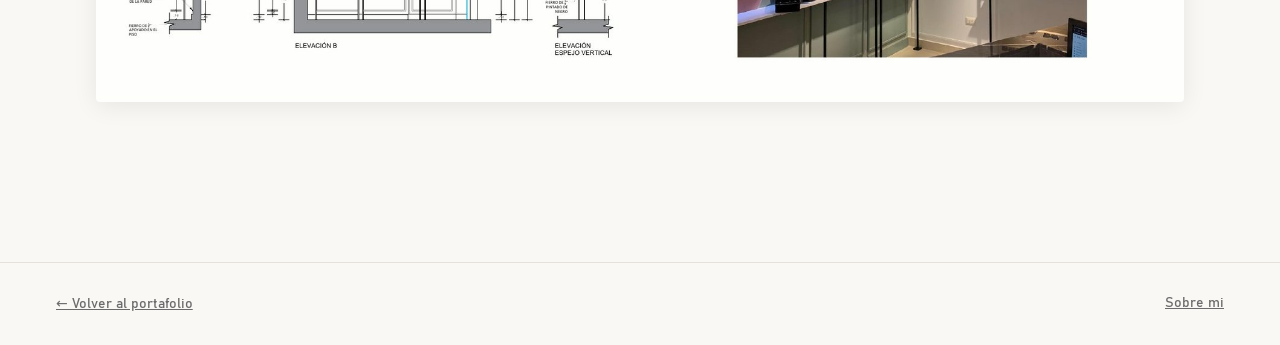
<file: projects/tfop.html>
<!DOCTYPE html>
<html lang="es">
<head>
<meta charset="UTF-8">
<meta name="viewport" content="width=device-width, initial-scale=1.0">
<title>TFOP — Maria Angela Maldonado Fuentes</title>
<link rel="stylesheet" href="../assets/css/styles.css">
</head>
<body>

<div class="page-wrap">

  <header class="page-header">
    <a href="../index.html" class="back-link">Volver al portafolio</a>
  </header>

  <section class="pdf-pages">
    <img src="../images/tfop-page-1.jpg" alt="TFOP — página 1" class="zoomable">
    <img src="../images/tfop-page-2.jpg" alt="TFOP — página 2" class="zoomable">
  </section>

</div>

<footer class="site-footer">
  <a href="../index.html" style="text-decoration:underline">← Volver al portafolio</a>
  <a href="../about.html" style="text-decoration:underline">Sobre mi</a>
</footer>

<script src="../assets/js/lightbox.js"></script>
</body>
</html>
</file>
<file: assets/css/styles.css>
/* ============================================
   Maria Angela Maldonado Fuentes — Portfolio
   Shared stylesheet
   ============================================ */

/* Local Bahnschrift font — used for everything across the site.
   The file is a variable font with weights from light to bold. */
@font-face {
  font-family: 'Bahnschrift';
  src: url('../fonts/bahnschrift.ttf') format('truetype-variations'),
       url('../fonts/bahnschrift.ttf') format('truetype');
  font-weight: 100 900;
  font-style: normal;
  font-display: swap;
}

:root {
  --bg:            #FAF8F5;
  --surface:       #FFFFFF;
  --text:          #1A1A1A;
  --text-secondary:#6B6B6B;
  --text-tertiary: #8A8A8A;
  --border:        #E5E1DA;
  --accent:        #801939;
  --accent-hover:  #5C1A2B;
  --tab-inactive:  #E5E1DA;

  --font-display: 'Bahnschrift', 'Segoe UI', system-ui, sans-serif;
  --font-body:    'Bahnschrift', 'Segoe UI', system-ui, sans-serif;
}

html, body, button, input, textarea, select {
  font-family: var(--font-body);
}

* { box-sizing: border-box; }

html, body {
  margin: 0;
  padding: 0;
  background: var(--bg);
  color: var(--text);
  font-family: var(--font-body);
  font-weight: 400;
  -webkit-font-smoothing: antialiased;
  -moz-osx-font-smoothing: grayscale;
}

a { color: inherit; text-decoration: none; }
img { display: block; max-width: 100%; height: auto; }

/* ---------- Top language switcher ---------- */
.lang-switcher {
  position: absolute;
  top: 32px;
  right: 56px;
  display: flex;
  gap: 24px;
  font-size: 20px;
  z-index: 10;
}
.lang-switcher a { font-weight: 400; color: var(--text); }
.lang-switcher a.active { font-weight: 700; text-decoration: underline; text-underline-offset: 4px; }

/* ---------- Headings ---------- */
.h-display {
  font-family: var(--font-display);
  font-weight: 400;
  font-size: clamp(48px, 6vw, 80px);
  line-height: 1.05;
  letter-spacing: -0.01em;
  margin: 0;
  color: var(--text);
}

.h-section {
  font-family: var(--font-display);
  font-weight: 400;
  font-size: clamp(40px, 5vw, 64px);
  line-height: 1.1;
  margin: 0 0 16px 0;
  color: var(--text);
}

.eyebrow {
  font-family: var(--font-body);
  font-size: 14px;
  letter-spacing: 0.18em;
  text-transform: uppercase;
  color: var(--accent);
  margin: 0 0 16px 0;
}

.lead {
  font-family: var(--font-body);
  font-size: clamp(18px, 1.6vw, 22px);
  line-height: 1.55;
  color: var(--text);
  max-width: 560px;
  margin: 0;
}

.body-text {
  font-family: var(--font-body);
  font-size: 17px;
  line-height: 1.65;
  color: var(--text);
}

.meta {
  font-family: var(--font-body);
  font-size: 14px;
  color: var(--text-secondary);
  line-height: 1.6;
}

/* ---------- Download CV button ---------- */
.btn-download {
  display: inline-flex;
  align-items: center;
  gap: 10px;
  padding: 12px 22px;
  background: var(--accent);
  color: var(--bg);
  font-family: var(--font-body);
  font-size: 15px;
  font-weight: 600;
  letter-spacing: 0.04em;
  text-decoration: none;
  border-radius: 4px;
  border: none;
  cursor: pointer;
  transition: background 0.2s ease, transform 0.15s ease;
}
.btn-download:hover {
  background: var(--accent-hover);
  transform: translateY(-1px);
}
.btn-download svg {
  width: 16px;
  height: 16px;
  flex-shrink: 0;
}

/* ---------- CV experience / education list ---------- */
.cv-block {
  margin-bottom: 28px;
  padding-bottom: 22px;
  border-bottom: 1px solid var(--border);
}
.cv-block:last-child { border-bottom: none; }
.cv-row {
  display: grid;
  grid-template-columns: 280px 1fr;
  gap: 32px;
  align-items: start;
}
.cv-row .cv-meta {
  font-size: 13px;
  color: var(--text-secondary);
  letter-spacing: 0.04em;
}
.cv-row .cv-meta .cv-when {
  display: block;
  color: var(--accent);
  font-weight: 600;
  margin-top: 4px;
}
.cv-row .cv-where {
  display: block;
  margin-top: 2px;
  font-style: italic;
}
.cv-row .cv-content h3 {
  font-family: var(--font-display);
  font-size: 19px;
  font-weight: 700;
  margin: 0 0 4px 0;
  color: var(--text);
}
.cv-row .cv-content .cv-role {
  font-size: 13px;
  color: var(--text-secondary);
  letter-spacing: 0.03em;
  margin-bottom: 10px;
}
.cv-row .cv-content ul {
  list-style: none;
  padding: 0;
  margin: 8px 0 0;
}
.cv-row .cv-content ul li {
  position: relative;
  padding-left: 18px;
  font-size: 14.5px;
  line-height: 1.55;
  margin-bottom: 6px;
  color: var(--text);
}
.cv-row .cv-content ul li::before {
  content: '';
  position: absolute;
  left: 0;
  top: 9px;
  width: 6px;
  height: 6px;
  border-radius: 50%;
  background: var(--accent);
}

@media (max-width: 720px) {
  .cv-row { grid-template-columns: 1fr; gap: 8px; }
}

/* ---------- CTA Link ---------- */
.cta-link {
  display: inline-flex;
  align-items: center;
  gap: 8px;
  font-family: var(--font-body);
  font-weight: 700;
  font-size: 20px;
  color: var(--text);
  text-decoration: underline;
  text-underline-offset: 5px;
  cursor: pointer;
}
.cta-link .arrow {
  display: inline-block;
  width: 22px;
  height: 22px;
  border-top: 2.5px solid var(--text);
  border-right: 2.5px solid var(--text);
  transform: rotate(45deg);
  margin-bottom: 2px;
}
.cta-link:hover { color: var(--accent); }
.cta-link:hover .arrow { border-color: var(--accent); }

/* ---------- HOME: horizontal snap scroll (desktop) ---------------------
   On screens narrower than 900 px this layout flips to a vertical stack
   with the reading order title → image → body → cta. See the media
   query at the bottom of this section.                                  */
.h-scroll {
  position: fixed;
  inset: 0;
  display: flex;
  flex-direction: row;
  overflow-x: hidden;          /* JS drives scrolling — no native trackpad inertia */
  overflow-y: hidden;
  scroll-snap-type: x mandatory;
  scroll-behavior: smooth;
  overscroll-behavior: contain;
  -webkit-overflow-scrolling: touch;
  padding-bottom: 64px;        /* leave room for tabs */
}
.h-scroll::-webkit-scrollbar { display: none; }
.h-scroll { scrollbar-width: none; }

.h-panel {
  flex: 0 0 100vw;
  width: 100vw;
  height: calc(100vh - 64px);
  scroll-snap-align: start;
  scroll-snap-stop: always;
  padding: 0 80px;
  display: flex;
  align-items: center;
  justify-content: center;
  box-sizing: border-box;
}

/* Panel uses grid areas so the same children can rearrange on mobile */
.panel-inner {
  width: 100%;
  max-width: 1280px;
  display: grid;
  grid-template-columns: 1fr 1fr;
  grid-template-areas:
    "title image"
    "body  image"
    "cta   image";
  grid-template-rows: auto auto auto;
  column-gap: 80px;
  row-gap: 28px;
  align-content: center;
}
.p-title { grid-area: title; }
.p-image { grid-area: image; align-self: center; display: flex; align-items: center; justify-content: center; }
.p-body  { grid-area: body; }
.p-cta   { grid-area: cta; align-self: start; }

.p-image img {
  width: 100%;
  max-height: 70vh;
  object-fit: cover;
  border-radius: 4px;
  box-shadow: 0 8px 32px rgba(0,0,0,0.08);
}

/* ----- Mobile override: vertical scroll, no tabs, no snap, fit-in-screen */
@media (max-width: 900px) {
  /* Allow natural page scroll — release the fixed full-viewport scroller */
  .h-scroll {
    position: static;
    inset: auto;
    flex-direction: column;
    overflow: visible;
    scroll-snap-type: none;     /* disable snap on mobile */
    padding-bottom: 0;
    height: auto;
  }
  .h-panel {
    flex: none;
    width: 100%;
    min-height: 100vh;          /* one screen per section */
    height: auto;
    padding: 28px 20px;
    scroll-snap-align: none;
    scroll-snap-stop: normal;
    box-sizing: border-box;
  }
  .panel-inner {
    grid-template-columns: 1fr;
    grid-template-areas:
      "title"
      "image"
      "body"
      "cta";
    gap: 18px;
    row-gap: 18px;
    column-gap: 0;
    text-align: center;
    justify-items: center;
    width: 100%;
  }
  /* Type a notch smaller so a full section fits in viewport height */
  .panel-inner .h-display { font-size: clamp(36px, 9vw, 52px); line-height: 1.04; }
  .panel-inner .h-section { font-size: clamp(32px, 8vw, 44px); }
  .panel-inner .lead      { font-size: 16px; line-height: 1.5; }
  .panel-inner .meta      { font-size: 13px; }
  .panel-inner .body-text { font-size: 15px; line-height: 1.5; }
  .panel-inner .cta-link  { font-size: 16px; }
  .p-title, .p-body { max-width: 100%; }
  .p-image { width: 100%; }
  .p-image img {
    max-width: min(360px, 80vw);
    max-height: 38vh;
  }
  .p-cta { align-self: center; }
  .tabs { display: none; }
}

/* ---------- Bottom tab navigation — cascading overlap ----------------
   Each tab sits slightly on top of the next, casting a soft shadow to
   the right. First tab has the highest stacking order; the row reads
   like a deck of cards laid out left → right.                         */
.tabs {
  position: fixed;
  bottom: 0;
  left: 0;
  right: 0;
  width: 100%;
  display: flex;
  background: transparent;
  padding: 0;                /* edge to edge */
  z-index: 20;
  pointer-events: none;      /* enable per-tab */
}
.tab {
  pointer-events: auto;
  flex: 1;
  min-width: 0;               /* allow tabs to shrink to fit row */
  padding: 9px 14px;          /* vertically slim */
  background: var(--tab-inactive);
  color: var(--text-tertiary);
  font-family: var(--font-body);
  font-size: clamp(12px, 0.95vw, 16px);
  font-weight: 400;
  text-align: center;
  border: none;               /* no stroke */
  outline: none;
  border-top-left-radius: 10px;
  border-top-right-radius: 10px;
  cursor: pointer;
  white-space: nowrap;
  overflow: hidden;
  text-overflow: ellipsis;
  user-select: none;
  transition: background 0.2s ease, color 0.2s ease;
  margin-left: -14px;         /* overlap with previous tab */
  box-shadow: 6px 0 10px -2px rgba(0,0,0,0.18);  /* shadow to the right */
}
.tab:first-child { margin-left: 0; }
/* z-index ladder — first tab on top of second, etc. */
.tab:nth-child(1) { z-index: 50; }
.tab:nth-child(2) { z-index: 49; }
.tab:nth-child(3) { z-index: 48; }
.tab:nth-child(4) { z-index: 47; }
.tab:nth-child(5) { z-index: 46; }
.tab:nth-child(6) { z-index: 45; }
.tab:nth-child(7) { z-index: 44; }
.tab:nth-child(8) { z-index: 43; }
.tab:hover {
  background: #E8E5DF;
  color: var(--text-secondary);
}
.tab.active {
  background: var(--accent);
  color: var(--bg);
  font-weight: 600;
}

/* Hide tabs on mobile (must come AFTER the .tabs rule above) */
@media (max-width: 900px) {
  .tabs { display: none !important; }
}

/* ---------- Standard pages (about, project pages) ---------- */
.page-wrap {
  max-width: 1200px;
  margin: 0 auto;
  padding: 56px 56px 96px;
}

.page-header {
  display: flex;
  justify-content: space-between;
  align-items: flex-start;
  margin-bottom: 64px;
}
.back-link {
  display: inline-flex;
  align-items: center;
  gap: 10px;
  font-weight: 600;
  font-size: 16px;
  color: var(--text);
  text-decoration: none;
}
.back-link:hover { color: var(--accent); }
.back-link::before {
  content: '';
  display: inline-block;
  width: 14px; height: 14px;
  border-bottom: 2.5px solid currentColor;
  border-left: 2.5px solid currentColor;
  transform: rotate(45deg);
}

.project-hero {
  display: grid;
  grid-template-columns: 1fr 1fr;
  gap: 64px;
  align-items: center;
  margin-bottom: 80px;
}
.project-hero img {
  width: 100%;
  aspect-ratio: 4 / 3;
  object-fit: cover;
  border-radius: 4px;
}

.project-meta-grid {
  display: grid;
  grid-template-columns: 1fr 1fr;
  gap: 24px 40px;
  padding: 24px 0;
  border-top: 1px solid var(--border);
  border-bottom: 1px solid var(--border);
  margin: 32px 0;
}
.project-meta-grid .label {
  font-size: 12px;
  letter-spacing: 0.15em;
  text-transform: uppercase;
  color: var(--accent);
  margin-bottom: 6px;
}
.project-meta-grid .value {
  font-size: 16px;
  color: var(--text);
}

/* ---------- PDF pages stacked vertically (project view) ---------------- */
.pdf-pages {
  max-width: 1400px;
  margin: 32px auto 0;
  display: flex;
  flex-direction: column;
  align-items: center;
  gap: 24px;
}
.pdf-pages img {
  width: 100%;
  height: auto;
  display: block;
  border-radius: 4px;
  box-shadow: 0 4px 24px rgba(0,0,0,0.08);
  background: var(--border);
  cursor: zoom-in;
}
.pdf-pages img:hover { opacity: 0.97; }

/* ---------- Section nav (DPA & similar projects) ---------------------- */
.section-nav {
  max-width: 1400px;
  margin: 24px auto 12px;
  display: flex;
  flex-wrap: wrap;
  gap: 4px;
  align-items: stretch;
  background: transparent;
  border-radius: 10px;
  overflow: hidden;
}
.section-nav a {
  flex: 1 1 0;
  min-width: 0;
  padding: 10px 14px;
  background: var(--tab-inactive);
  color: var(--text-secondary);
  font-family: var(--font-body);
  font-size: 12px;
  letter-spacing: 0.04em;
  text-align: center;
  text-decoration: none;
  cursor: pointer;
  transition: background 0.2s ease, color 0.2s ease;
  white-space: nowrap;
  overflow: hidden;
  text-overflow: ellipsis;
  display: flex;
  align-items: center;
  justify-content: center;
  gap: 6px;
  border-radius: 8px;
}
.section-nav a:hover {
  background: var(--accent);
  color: var(--bg);
}
.section-nav a .sn-num {
  font-family: var(--font-display);
  font-size: 14px;
  opacity: 0.75;
}
.section-nav a .sn-label {
  font-size: 12px;
  letter-spacing: 0.04em;
}

.pdf-pages .pdf-section {
  width: 100%;
  scroll-margin-top: 24px;
}

@media (max-width: 900px) {
  .section-nav { flex-wrap: wrap; }
  .section-nav a { flex: 1 1 calc(50% - 4px); }
}

/* ---------- Spread layout — mirror PDF page-by-page ---------------------
   Each `.spread` represents one printed spread (two facing pages).
   On desktop it shows left page (`.spread-left`) and right page
   (`.spread-right`) side by side. On mobile they stack vertically.
   Stacks of items inside each page keep the original top-to-bottom
   order from the PDF.                                                     */
.spread {
  display: grid;
  grid-template-columns: 1fr 1fr;
  gap: 56px;
  padding: 48px 0;
  border-top: 1px solid var(--border);
  margin: 0;
}
.spread:first-of-type { border-top: none; padding-top: 24px; }

.spread-left, .spread-right {
  display: flex;
  flex-direction: column;
  gap: 20px;
  min-width: 0;
}

.spread-eyebrow {
  font-size: 11px;
  letter-spacing: 0.2em;
  text-transform: uppercase;
  color: var(--text-tertiary);
  margin-bottom: 4px;
}

.spread-page-num {
  font-family: var(--font-display);
  font-size: 28px;
  color: var(--text-tertiary);
  letter-spacing: 0.02em;
  text-align: right;
  margin-bottom: -8px;
}

.spread h2.page-title {
  font-family: var(--font-display);
  font-size: clamp(28px, 3vw, 40px);
  margin: 0 0 8px 0;
  letter-spacing: 0.01em;
}
.spread h3.page-sub {
  font-family: var(--font-body);
  font-size: 14px;
  font-weight: 400;
  letter-spacing: 0.08em;
  text-transform: uppercase;
  color: var(--text-secondary);
  margin: 0;
}
.spread h3.section-h {
  font-family: var(--font-body);
  font-size: 15px;
  font-weight: 700;
  letter-spacing: 0.05em;
  text-transform: uppercase;
  color: var(--accent);
  margin: 8px 0 4px;
}

.spread figure { margin: 0; padding: 0; }
.spread figure img {
  width: 100%;
  height: auto;
  display: block;
  border-radius: 4px;
  box-shadow: 0 2px 12px rgba(0,0,0,0.06);
  background: var(--border);
}
.spread figcaption {
  font-size: 12px;
  letter-spacing: 0.04em;
  color: var(--text-secondary);
  margin-top: 6px;
  line-height: 1.5;
}
.spread .caption-strong { color: var(--text); font-weight: 700; }

.spread .body-text { font-size: 15px; line-height: 1.55; max-width: none; }
.spread .meta-line {
  font-size: 13px;
  color: var(--text-secondary);
  letter-spacing: 0.04em;
  margin: 6px 0;
}
.spread .cost-line {
  font-size: 13px;
  color: var(--text);
  letter-spacing: 0.04em;
  margin-top: 12px;
  padding-top: 10px;
  border-top: 1px solid var(--border);
}

/* nested layouts inside a page */
.grid-2x2 {
  display: grid;
  grid-template-columns: 1fr 1fr;
  gap: 14px;
}
.grid-3x2 {
  display: grid;
  grid-template-columns: repeat(3, 1fr);
  gap: 14px;
}
.grid-1x2 {
  display: grid;
  grid-template-columns: 1fr 1fr;
  gap: 14px;
}
.grid-3x1 {
  display: grid;
  grid-template-columns: repeat(3, 1fr);
  gap: 12px;
}

/* dark mat for technical drawings on dark backgrounds */
.spread .dark-mat {
  background: #000;
  padding: 12px;
  border-radius: 4px;
}
.spread .dark-mat img { box-shadow: none; background: #000; }
.spread .dark-mat figcaption { color: rgba(255,255,255,0.7); padding: 0 4px; }

@media (max-width: 900px) {
  .spread { grid-template-columns: 1fr; gap: 32px; padding: 32px 0; }
  .grid-3x2, .grid-3x1 { grid-template-columns: 1fr 1fr; }
}

/* ---------- Editorial 12-column grid (story-driven projects) ----------
   Use child classes to span columns. Mirrors how an architect would
   lay out a PDF spread: full bleeds, asymmetric pairings, 2x2 analysis
   plates, narrow plans next to wide sections, etc.                       */
.editorial {
  display: grid;
  grid-template-columns: repeat(12, minmax(0, 1fr));
  grid-auto-rows: auto;
  gap: 20px;
  margin: 32px 0 64px;
}
.editorial figure { margin: 0; padding: 0; display: block; }
.editorial img {
  width: 100%;
  height: auto;
  display: block;
  border-radius: 4px;
  box-shadow: 0 2px 12px rgba(0,0,0,0.06);
  background: var(--border);
}
.editorial figcaption {
  font-size: 13px;
  letter-spacing: 0.05em;
  color: var(--text-secondary);
  margin-top: 8px;
}

/* span helpers */
.e-full     { grid-column: 1 / -1; }
.e-half-l   { grid-column: 1 / span 6; }
.e-half-r   { grid-column: 7 / -1; }
.e-third-1  { grid-column: 1 / span 4; }
.e-third-2  { grid-column: 5 / span 4; }
.e-third-3  { grid-column: 9 / -1; }
.e-2-3-l    { grid-column: 1 / span 8; }
.e-1-3-r    { grid-column: 9 / -1; }
.e-1-3-l    { grid-column: 1 / span 4; }
.e-2-3-r    { grid-column: 5 / -1; }
.e-center-narrow { grid-column: 3 / span 8; }
.e-center-wide   { grid-column: 2 / span 10; }

/* chapter heading inside the editorial flow */
.chapter {
  grid-column: 1 / -1;
  margin: 40px 0 4px;
  padding-top: 24px;
  border-top: 1px solid var(--border);
  display: flex;
  align-items: baseline;
  gap: 20px;
}
.chapter .num {
  font-family: var(--font-display);
  font-size: 28px;
  color: var(--accent);
  letter-spacing: 0.04em;
}
.chapter .name {
  font-family: var(--font-display);
  font-size: 28px;
  color: var(--text);
}

/* dark-bg images sit better with a subtle dark mat */
.editorial .dark-mat {
  background: #000;
  padding: 16px;
  border-radius: 4px;
}
.editorial .dark-mat img {
  background: #000;
  box-shadow: none;
}

@media (max-width: 900px) {
  .editorial { gap: 16px; }
  .editorial > * { grid-column: 1 / -1 !important; }
  .chapter { flex-direction: column; gap: 4px; }
}

/* ---------- Masonry gallery (preserves native aspect ratios) ---------- */
.masonry {
  column-count: 3;
  column-gap: 20px;
  margin: 48px 0;
}
@media (max-width: 1100px) { .masonry { column-count: 2; } }
@media (max-width: 640px)  { .masonry { column-count: 1; } }

.m-item {
  break-inside: avoid;
  -webkit-column-break-inside: avoid;
  page-break-inside: avoid;
  margin: 0 0 20px 0;
  padding: 0;
  display: block;
}
.m-item img {
  width: 100%;
  height: auto;        /* respect natural ratio */
  display: block;
  border-radius: 4px;
  box-shadow: 0 2px 12px rgba(0,0,0,0.06);
  background: var(--border);
}

.m-item.wide   { /* hint for wide images — span 2 cols when supported */ }
.m-item figcaption {
  font-size: 13px;
  color: var(--text-secondary);
  margin-top: 8px;
  letter-spacing: 0.04em;
}

/* Zoomable cursor */
.zoomable { cursor: zoom-in; transition: transform 0.25s ease, opacity 0.25s ease; }
.zoomable:hover { opacity: 0.92; }

/* ---------- Lightbox — zoom + pan with mouse -------------------------- */
.lightbox {
  position: fixed;
  inset: 0;
  background: rgba(20, 18, 16, 0.94);
  display: none;
  z-index: 1000;
  cursor: zoom-out;
  opacity: 0;
  transition: opacity 0.25s ease;
  overflow: hidden;     /* image bigger than viewport — clip overflow */
}
.lightbox.open { display: block; opacity: 1; }
.lightbox img {
  position: absolute;
  top: 0;
  left: 0;
  max-width: none;
  max-height: none;
  border-radius: 0;
  box-shadow: 0 12px 64px rgba(0,0,0,0.5);
  pointer-events: none;  /* mouse events go to lightbox for panning */
  user-select: none;
  -webkit-user-drag: none;
  will-change: transform;
}
.lightbox-close {
  position: absolute;
  top: 24px;
  right: 32px;
  width: 40px;
  height: 40px;
  border: none;
  border-radius: 50%;
  background: rgba(255,255,255,0.12);
  color: #fff;
  font-size: 22px;
  cursor: pointer;
  display: flex;
  align-items: center;
  justify-content: center;
  transition: background 0.2s ease;
}
.lightbox-close:hover { background: rgba(255,255,255,0.25); }
.lightbox-caption {
  position: absolute;
  bottom: 24px;
  left: 50%;
  transform: translateX(-50%);
  color: rgba(255,255,255,0.8);
  font-size: 14px;
  letter-spacing: 0.04em;
}

.section-title {
  font-family: var(--font-display);
  font-size: 32px;
  margin: 64px 0 24px;
  color: var(--text);
}

.image-placeholder {
  background: linear-gradient(135deg, #EDEAE4, #E5E1DA);
  display: flex;
  align-items: center;
  justify-content: center;
  color: var(--text-tertiary);
  font-size: 14px;
  letter-spacing: 0.1em;
  text-align: center;
  padding: 24px;
}

footer.site-footer {
  border-top: 1px solid var(--border);
  padding: 32px 56px;
  margin-top: 64px;
  display: flex;
  justify-content: space-between;
  font-size: 14px;
  color: var(--text-secondary);
}

/* ---------- Responsive ---------- */
@media (max-width: 900px) {
  .panel-inner { grid-template-columns: 1fr; gap: 32px; }
  .h-panel { padding: 0 32px; height: calc(100vh - 64px); }
  .project-hero { grid-template-columns: 1fr; gap: 32px; }
  .page-wrap { padding: 32px 24px 64px; }
  .lang-switcher { top: 20px; right: 24px; }
  .tab { font-size: 12px; padding: 14px 6px; }
}
</file>
